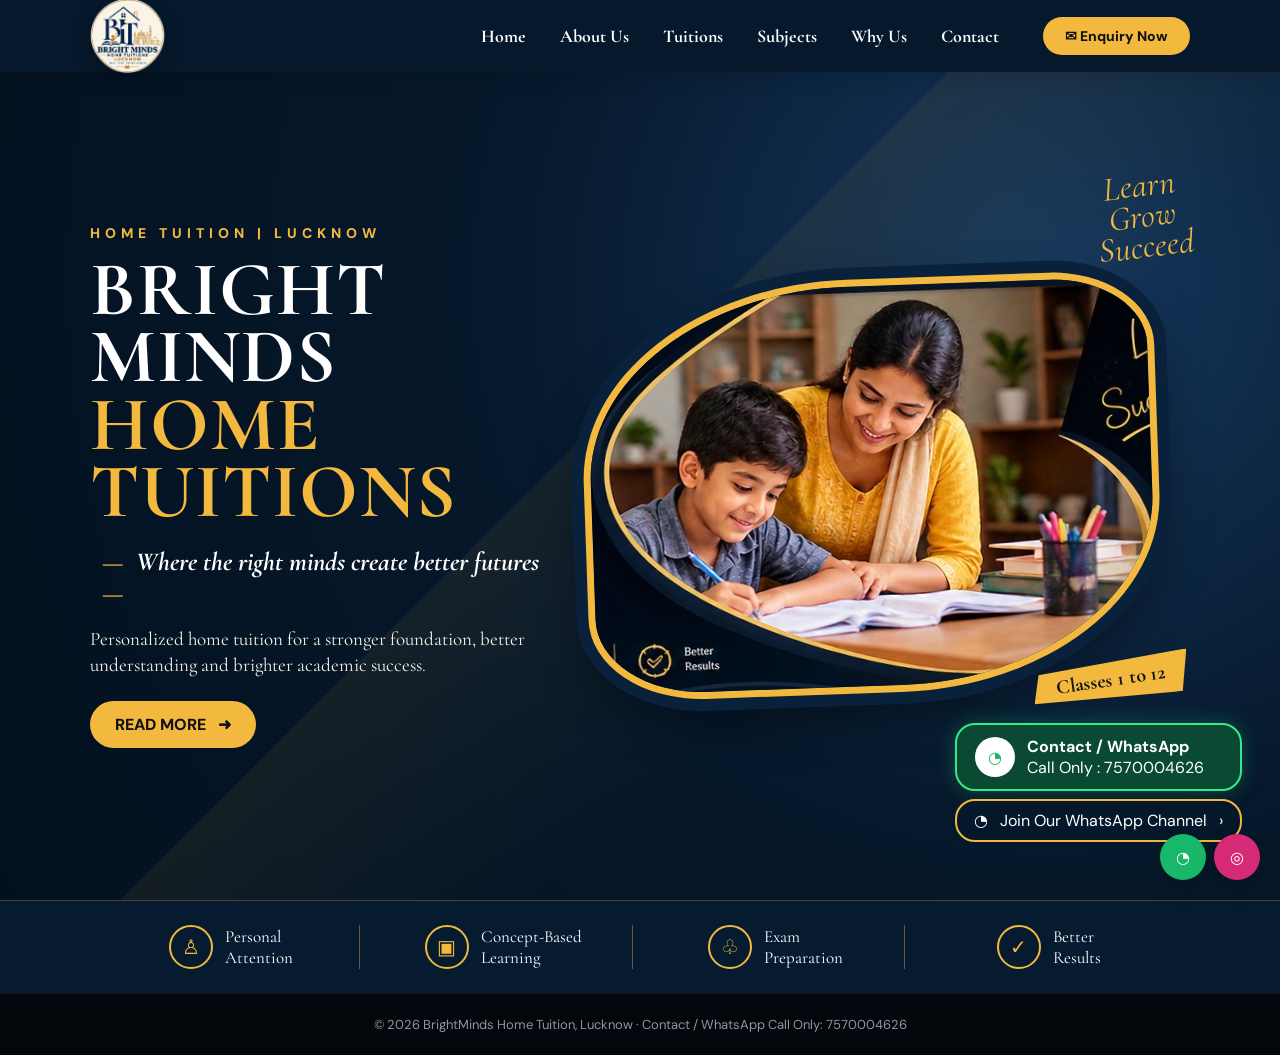
<file: index.html>
<!doctype html><html lang="en"><head><meta charset="UTF-8"><meta name="viewport" content="width=device-width,initial-scale=1.0"><meta name="description" content="BrightMinds Home Tuition Lucknow - personalized home tuition and academic support."><title>BrightMinds Home Tuition | Home Tutors in Lucknow</title><link rel="stylesheet" href="style.css"><script defer src="script.js"></script></head><body><header class="navbar"><a class="brand" href="index.html"><img src="assets/brightminds-logo.png" alt="BrightMinds Home Tuition"></a><button class="mobile-toggle" onclick="toggleMenu()">☰</button><nav class="navlinks"><a href="index.html">Home</a><a href="about.html">About Us</a><a href="choice.html">Tuitions</a><a href="subjects.html">Subjects</a><a href="about.html#why">Why Us</a><a href="contact.html">Contact</a></nav><a class="enquiry" href="find-tutor.html">✉ Enquiry Now</a></header><main class="hero"><div class="hero-grid"><div class="hero-copy"><div class="eyebrow">HOME TUITION | LUCKNOW</div><h1>Bright Minds<br><span>Home Tuitions</span></h1><div class="tagline">Where the right minds create better futures</div><p class="hero-desc">Personalized home tuition for a stronger foundation, better understanding and brighter academic success.</p><a class="gold-btn" href="choice.html">READ MORE <span>➜</span></a></div><div class="hero-art"><img class="hero-photo" src="assets/hero-tutor.jpg" alt="Indian tutor helping a child with studies"><div class="learn">Learn<br>Grow<br> Succeed</div><div class="class-badge">Classes 1 to 12</div></div></div><div class="hero-side"><a class="wa-box" href="https://wa.me/917570004626" target="_blank"><span class="wa-icon">◔</span><span><strong>Contact / WhatsApp</strong><br>Call Only : 7570004626</span></a><a class="wa-channel" href="https://whatsapp.com/channel/0029Vb9DkRF7IUYU1cm9ll0J" target="_blank">◔ &nbsp; Join Our WhatsApp Channel &nbsp; ›</a></div></main><div class="features"><div class="feature"><div class="circle">♙</div><p>Personal<br>Attention</p></div><div class="feature"><div class="circle">▣</div><p>Concept-Based<br>Learning</p></div><div class="feature"><div class="circle">♧</div><p>Exam<br>Preparation</p></div><div class="feature"><div class="circle">✓</div><p>Better<br>Results</p></div></div><footer class="footer">© 2026 BrightMinds Home Tuition, Lucknow · Contact / WhatsApp Call Only: 7570004626</footer><div class="social-float"><a class="wa" href="https://wa.me/917570004626" target="_blank" aria-label="WhatsApp">◔</a><a class="ig" href="https://www.instagram.com/bright.minds_hometuition?stkn=OXl5cjUxbWw2N2wz" target="_blank" aria-label="Instagram">◎</a></div></body></html>
</file>
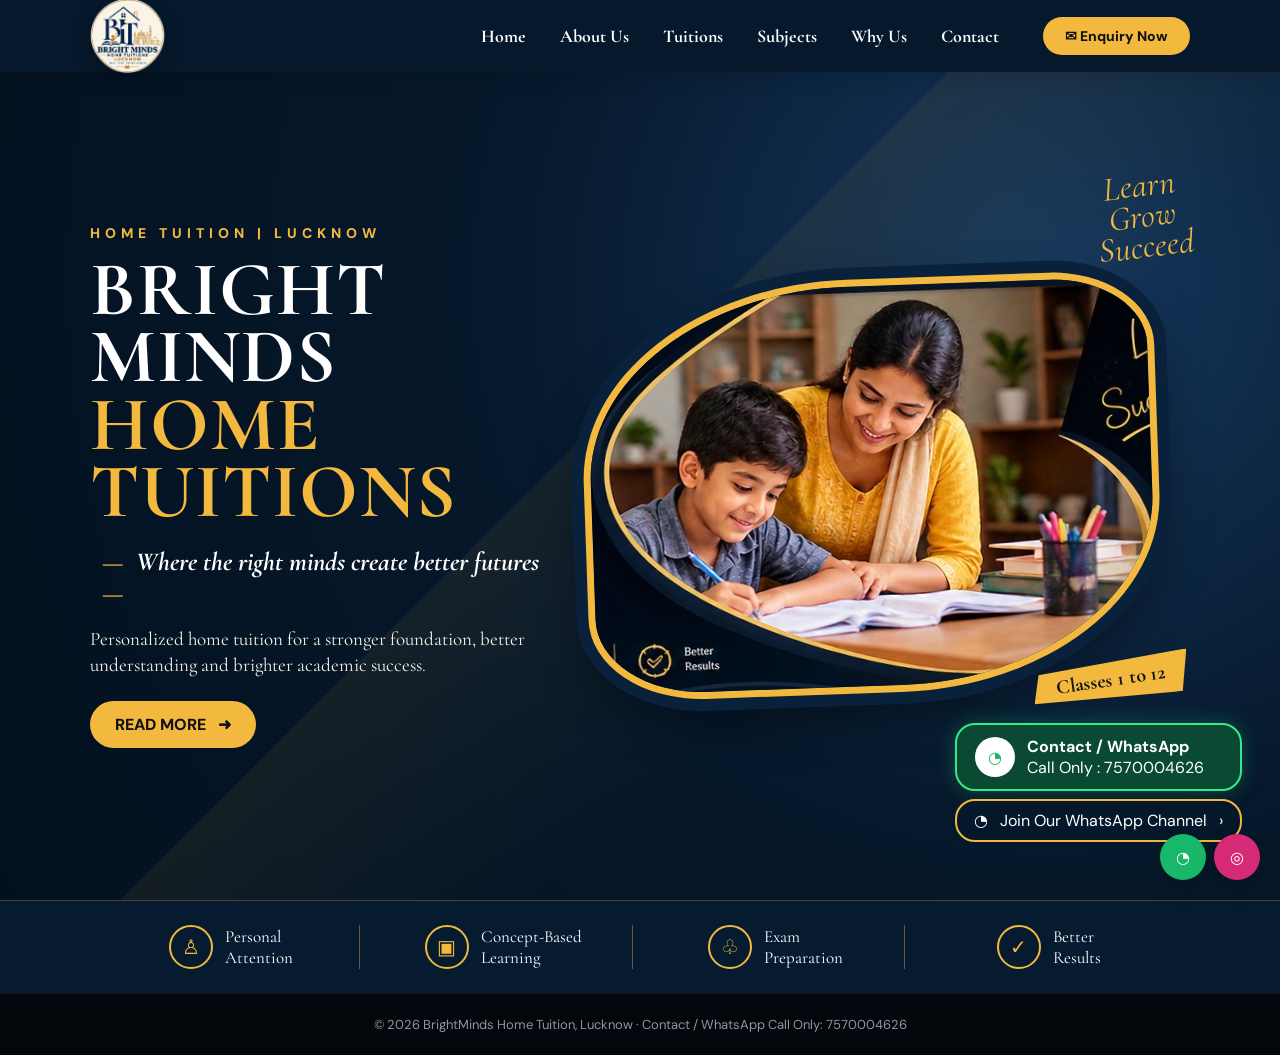
<file: Brightminds/index.html>
<!doctype html><html lang="en"><head><meta charset="UTF-8"><meta name="viewport" content="width=device-width,initial-scale=1.0"><meta name="description" content="BrightMinds Home Tuition Lucknow - personalized home tuition and academic support."><title>BrightMinds Home Tuition | Lucknow</title><link rel="stylesheet" href="style.css"><script defer src="script.js"></script></head><body><header class="navbar"><a class="brand" href="index.html"><img src="assets/brightminds-logo.png" alt="BrightMinds Home Tuition"></a><button class="mobile-toggle" onclick="toggleMenu()">☰</button><nav class="navlinks"><a href="index.html">Home</a><a href="about.html">About Us</a><a href="choice.html">Tuitions</a><a href="subjects.html">Subjects</a><a href="about.html#why">Why Us</a><a href="contact.html">Contact</a></nav><a class="enquiry" href="find-tutor.html">✉ Enquiry Now</a></header><main class="hero"><div class="hero-grid"><div class="hero-copy"><div class="eyebrow">HOME TUITION | LUCKNOW</div><h1>Bright Minds<br><span>Home Tuitions</span></h1><div class="tagline">Where the right minds create better futures</div><p class="hero-desc">Personalized home tuition for a stronger foundation, better understanding and brighter academic success.</p><a class="gold-btn" href="choice.html">READ MORE <span>➜</span></a></div><div class="hero-art"><img class="hero-photo" src="assets/hero-tutor.jpg" alt="Indian tutor helping a child with studies"><div class="learn">Learn<br>Grow<br> Succeed</div><div class="class-badge">Classes 1 to 12</div></div></div><div class="hero-side"><a class="wa-box" href="https://wa.me/917570004626" target="_blank"><span class="wa-icon">◔</span><span><strong>Contact / WhatsApp</strong><br>Call Only : 7570004626</span></a><a class="wa-channel" href="https://whatsapp.com/channel/0029Vb9DkRF7IUYU1cm9ll0J" target="_blank">◔ &nbsp; Join Our WhatsApp Channel &nbsp; ›</a></div></main><div class="features"><div class="feature"><div class="circle">♙</div><p>Personal<br>Attention</p></div><div class="feature"><div class="circle">▣</div><p>Concept-Based<br>Learning</p></div><div class="feature"><div class="circle">♧</div><p>Exam<br>Preparation</p></div><div class="feature"><div class="circle">✓</div><p>Better<br>Results</p></div></div><footer class="footer">© 2026 BrightMinds Home Tuition, Lucknow · Contact / WhatsApp Call Only: 7570004626</footer><div class="social-float"><a class="wa" href="https://wa.me/917570004626" target="_blank" aria-label="WhatsApp">◔</a><a class="ig" href="https://www.instagram.com/bright.minds_hometuition?stkn=OXl5cjUxbWw2N2wz" target="_blank" aria-label="Instagram">◎</a></div></body></html>
</file>
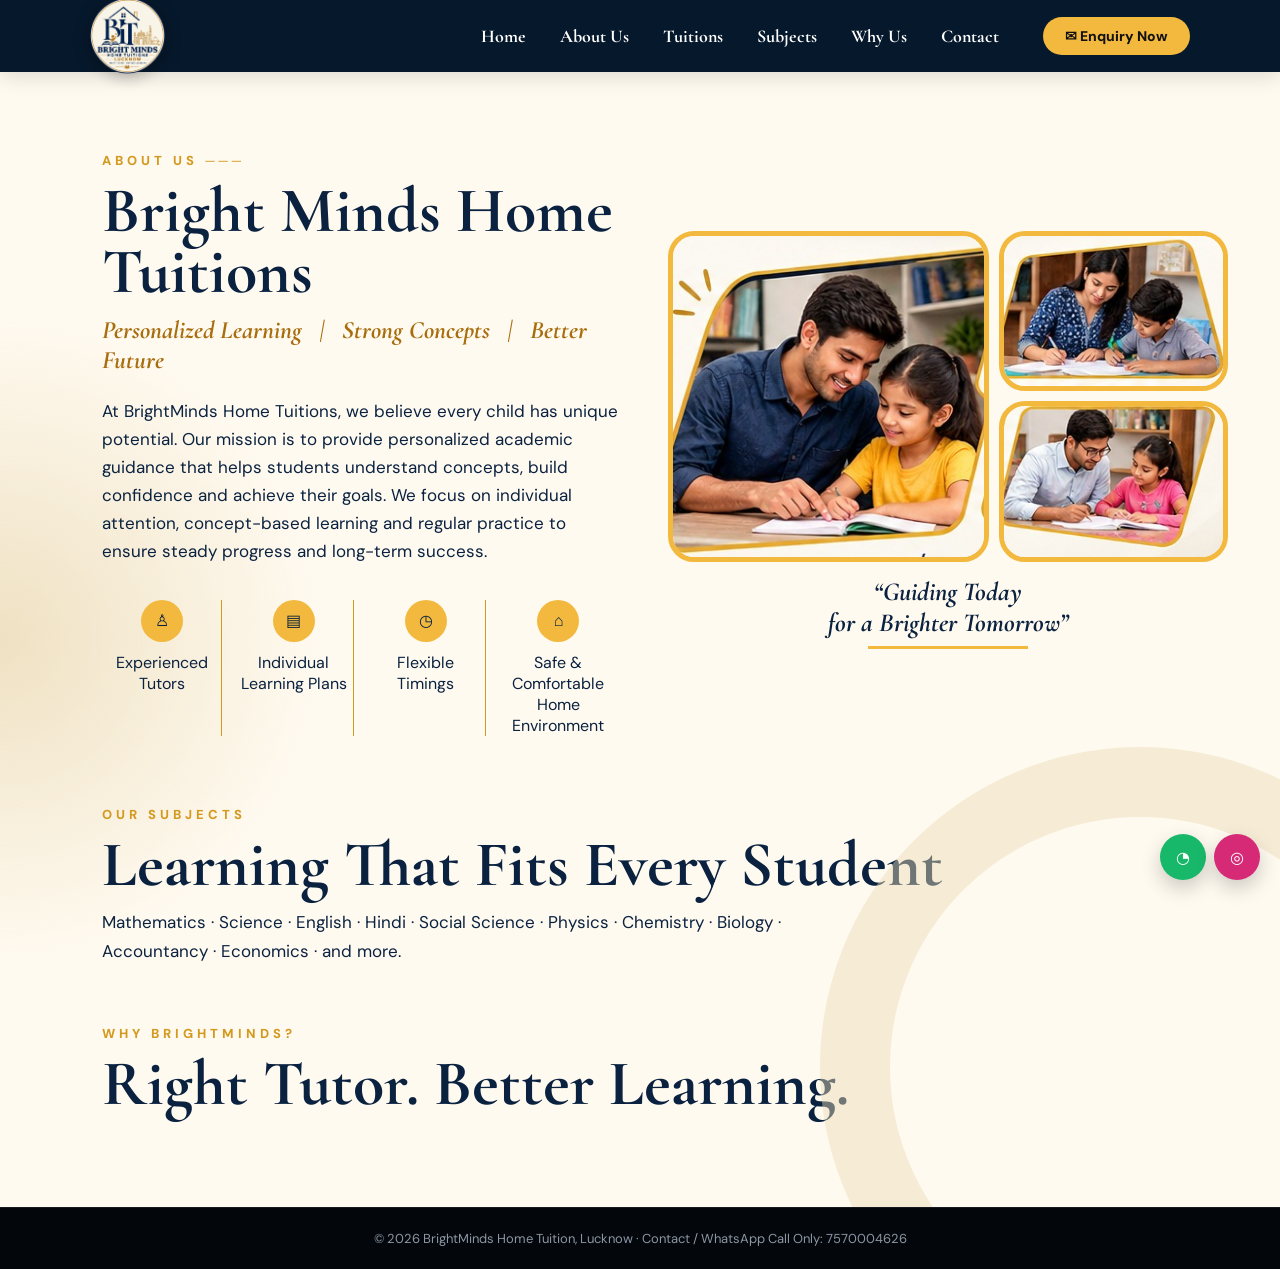
<file: about.html>
<!doctype html><html lang="en"><head><meta charset="UTF-8"><meta name="viewport" content="width=device-width,initial-scale=1.0"><meta name="description" content="BrightMinds Home Tuition Lucknow - personalized home tuition and academic support."><title>BrightMinds Home Tuition | Lucknow</title><link rel="stylesheet" href="style.css"><script defer src="script.js"></script></head><body><header class="navbar"><a class="brand" href="index.html"><img src="assets/brightminds-logo.png" alt="BrightMinds Home Tuition"></a><button class="mobile-toggle" onclick="toggleMenu()">☰</button><nav class="navlinks"><a href="index.html">Home</a><a href="about.html">About Us</a><a href="choice.html">Tuitions</a><a href="subjects.html">Subjects</a><a href="about.html#why">Why Us</a><a href="contact.html">Contact</a></nav><a class="enquiry" href="find-tutor.html">✉ Enquiry Now</a></header><main class="about"><div class="about-grid"><div class="about-copy"><div class="section-kicker">ABOUT US ───</div><h1 class="section-title">Bright Minds Home Tuitions</h1><div class="gold-sub">Personalized Learning &nbsp; | &nbsp; Strong Concepts &nbsp; | &nbsp; Better Future</div><p>At BrightMinds Home Tuitions, we believe every child has unique potential. Our mission is to provide personalized academic guidance that helps students understand concepts, build confidence and achieve their goals. We focus on individual attention, concept-based learning and regular practice to ensure steady progress and long-term success.</p><div class="about-points"><div class="point"><div class="circle">♙</div>Experienced<br>Tutors</div><div class="point"><div class="circle">▤</div>Individual<br>Learning Plans</div><div class="point"><div class="circle">◷</div>Flexible<br>Timings</div><div class="point"><div class="circle">⌂</div>Safe & Comfortable<br>Home Environment</div></div></div><div><div class="gallery"><img class="main" src="assets/about-main.jpg" alt="Tutor teaching child at home"><img src="assets/about-top.jpg" alt="Indian tutor teaching student"><img src="assets/about-bottom.jpg" alt="Home tuition learning"></div><div class="quote">“Guiding Today<br>for a Brighter Tomorrow”</div><div class="quote-line"></div></div></div><section id="subjects" style="max-width:1300px;margin:70px auto 0"><div class="section-kicker">OUR SUBJECTS</div><h2 class="section-title">Learning That Fits Every Student</h2><p style="max-width:700px;line-height:1.7;font-size:17px">Mathematics · Science · English · Hindi · Social Science · Physics · Chemistry · Biology · Accountancy · Economics · and more.</p></section><section id="why" style="max-width:1300px;margin:60px auto 0"><div class="section-kicker">WHY BRIGHTMINDS?</div><h2 class="section-title">Right Tutor. Better Learning.</h2></section></main><footer class="footer">© 2026 BrightMinds Home Tuition, Lucknow · Contact / WhatsApp Call Only: 7570004626</footer><div class="social-float"><a class="wa" href="https://wa.me/917570004626" target="_blank" aria-label="WhatsApp">◔</a><a class="ig" href="https://www.instagram.com/bright.minds_hometuition?stkn=OXl5cjUxbWw2N2wz" target="_blank" aria-label="Instagram">◎</a></div></body></html>
</file>
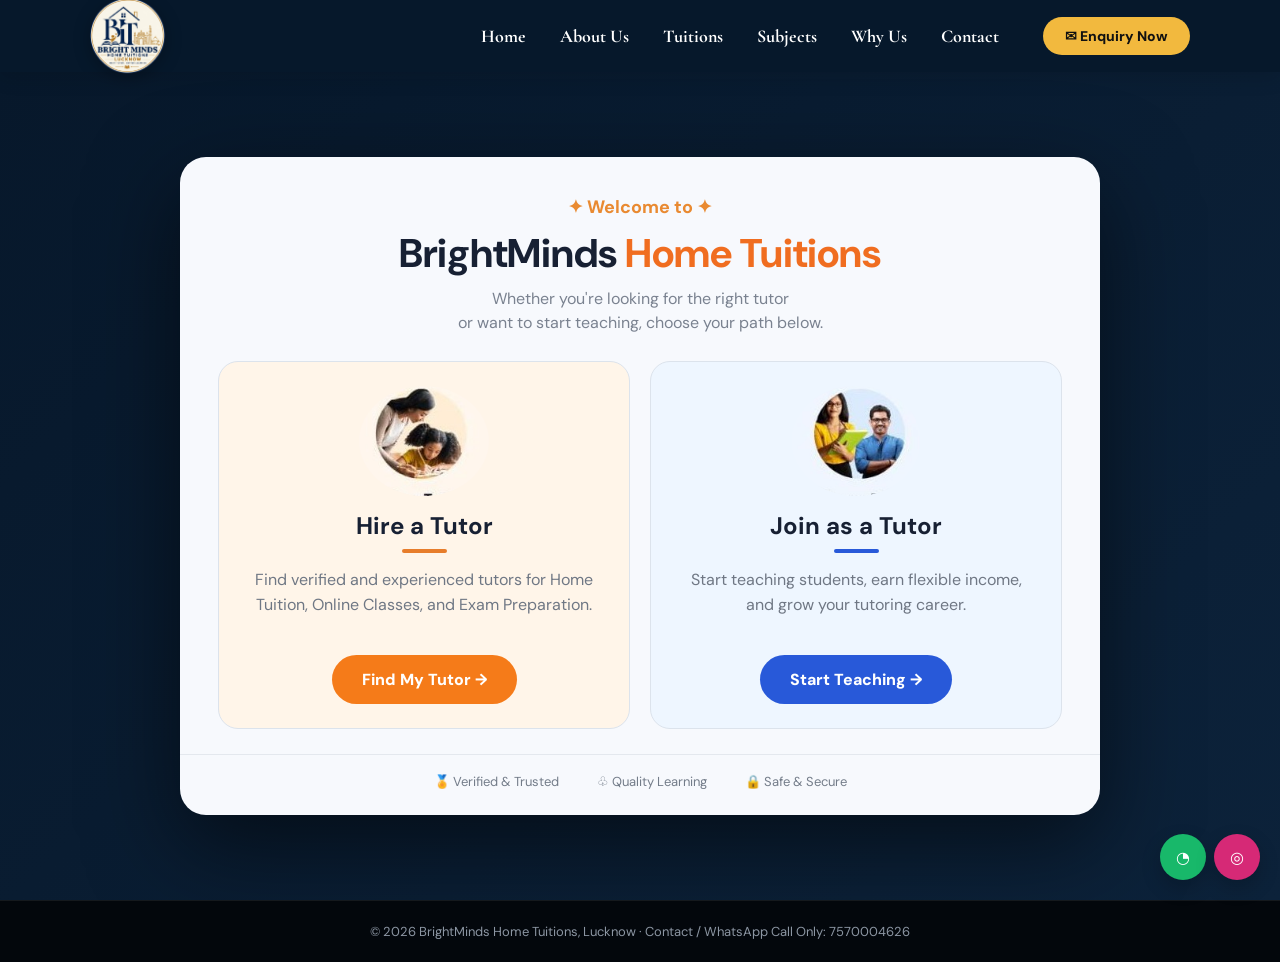
<file: choice.html>
<!doctype html>
<html lang="en">

<head>

<meta charset="UTF-8">

<meta name="viewport" content="width=device-width, initial-scale=1.0">

<meta name="description"
content="BrightMinds Home Tuitions Lucknow - Find verified tutors and join as a tutor.">

<title>BrightMinds Home Tuitions | Lucknow</title>

<link rel="stylesheet" href="style.css">

<script defer src="script.js"></script>

</head>


<body>


<header class="navbar">


<a class="brand" href="index.html">

<img
src="assets/brightminds-logo.png"
alt="BrightMinds Home Tuition">

</a>


<button
class="mobile-toggle"
onclick="toggleMenu()">

☰

</button>


<nav class="navlinks">

<a href="index.html">Home</a>

<a href="about.html">About Us</a>

<a href="choice.html">Tuitions</a>

<a href="subjects.html">Subjects</a>

<a href="about.html#why">Why Us</a>

<a href="contact.html">Contact</a>

</nav>


<a
class="enquiry"
href="find-tutor.html">

✉ Enquiry Now

</a>


</header>



<main class="choice-page">


<div class="choice-modal">


<div class="choice-head">


<div class="welcome">

✦ Welcome to ✦

</div>


<h1>

BrightMinds <span>Home Tuitions</span>

</h1>


<p>

Whether you're looking for the right tutor<br>

or want to start teaching, choose your path below.

</p>


</div>



<div class="choice-grid">



<!-- HIRE A TUTOR -->

<div class="choice-card hire">


<img
src="assets/hire-tutor.jpg"
alt="Hire a tutor">


<h2>

Hire a Tutor

</h2>


<div class="mini-line"></div>


<p>

Find verified and experienced tutors for Home Tuition,
Online Classes, and Exam Preparation.

</p>


<a
class="choice-btn hire-btn"
href="https://docs.google.com/forms/d/e/1FAIpQLSderp_GsQef5ATmHc5XkXBSjNcA0C-Tm2U8ARR5t1nKbMLwJA/viewform"
target="_blank">

Find My Tutor →

</a>


</div>




<!-- JOIN AS A TUTOR -->

<div class="choice-card join">


<img
src="assets/join-tutor.jpg"
alt="Join as a tutor">


<h2>

Join as a Tutor

</h2>


<div class="mini-line"></div>


<p>

Start teaching students, earn flexible income,
and grow your tutoring career.

</p>


<a
class="choice-btn join-btn"
href="https://docs.google.com/forms/d/e/1FAIpQLSeMRrjNmMOgZpkrVKqACR98h6r-x4RQ3x2ZuUcasFQ420M8gQ/viewform"
target="_blank">

Start Teaching →

</a>


</div>



</div>



<div class="trust">


<span>

🏅 Verified & Trusted

</span>


<span>

♧ Quality Learning

</span>


<span>

🔒 Safe & Secure

</span>


</div>


</div>


</main>



<footer class="footer">

© 2026 BrightMinds Home Tuitions, Lucknow ·
Contact / WhatsApp Call Only: 7570004626

</footer>



<div class="social-float">


<a
class="wa"
href="https://wa.me/917570004626"
target="_blank"
aria-label="WhatsApp">

◔

</a>


<a
class="ig"
href="https://www.instagram.com/bright.minds_hometuition?stkn=OXl5cjUxbWw2N2wz"
target="_blank"
aria-label="Instagram">

◎

</a>


</div>


</body>

</html>
</file>
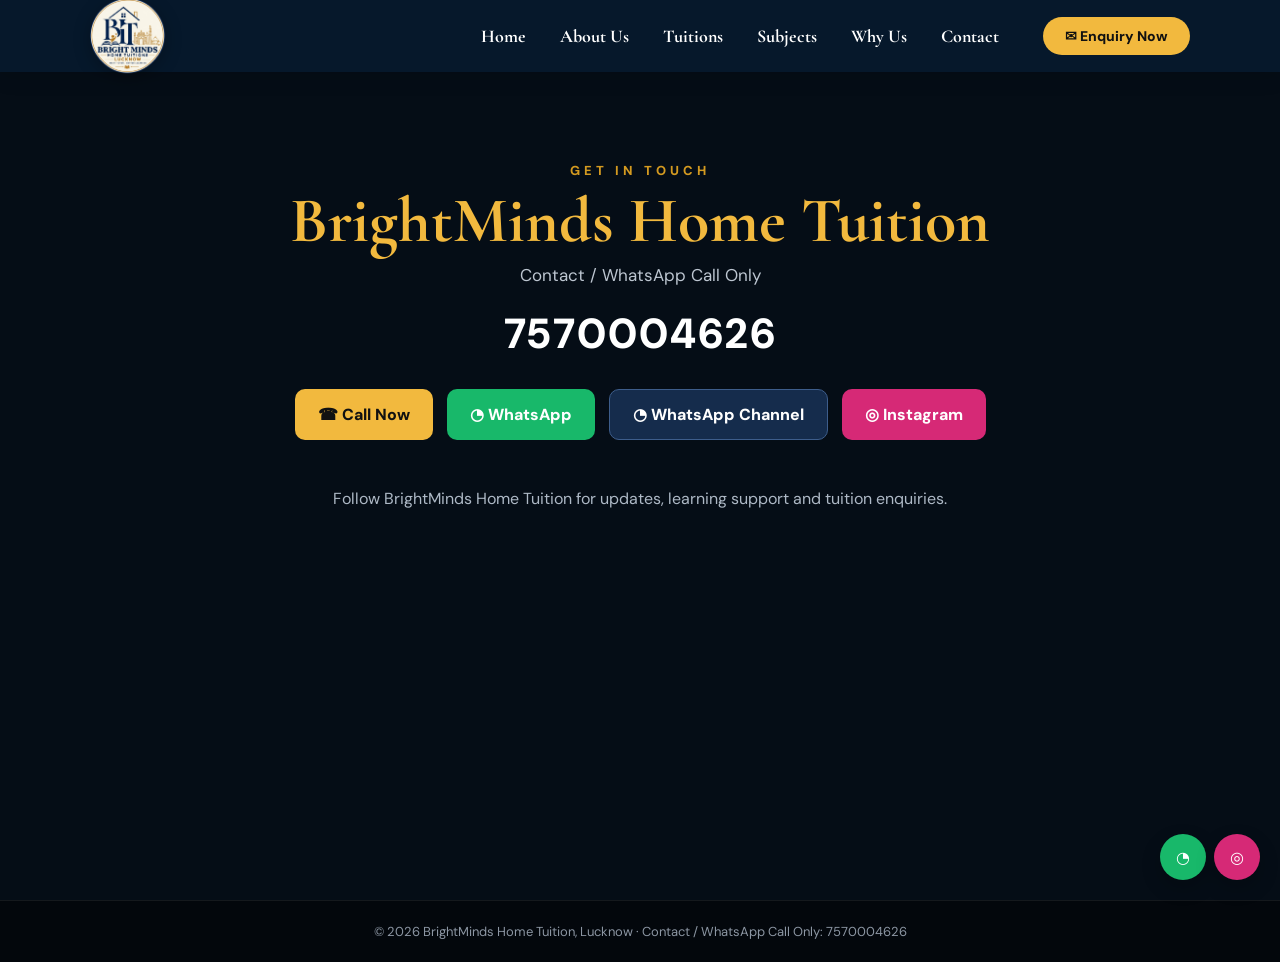
<file: contact.html>
<!doctype html><html lang="en"><head><meta charset="UTF-8"><meta name="viewport" content="width=device-width,initial-scale=1.0"><meta name="description" content="BrightMinds Home Tuition Lucknow - personalized home tuition and academic support."><title>BrightMinds Home Tuition | Lucknow</title><link rel="stylesheet" href="style.css"><script defer src="script.js"></script></head><body><header class="navbar"><a class="brand" href="index.html"><img src="assets/brightminds-logo.png" alt="BrightMinds Home Tuition"></a><button class="mobile-toggle" onclick="toggleMenu()">☰</button><nav class="navlinks"><a href="index.html">Home</a><a href="about.html">About Us</a><a href="choice.html">Tuitions</a><a href="subjects.html">Subjects</a><a href="about.html#why">Why Us</a><a href="contact.html">Contact</a></nav><a class="enquiry" href="find-tutor.html">✉ Enquiry Now</a></header><main class="contact-page"><div class="section-kicker">GET IN TOUCH</div><h1 class="section-title">BrightMinds Home Tuition</h1><p class="contact-label">Contact / WhatsApp Call Only</p><div class="contact-number">7570004626</div><div class="contact-actions"><a class="contact-btn contact-call" href="tel:7570004626">☎ Call Now</a><a class="contact-btn contact-wa" href="https://wa.me/917570004626" target="_blank">◔ WhatsApp</a><a class="contact-btn contact-channel" href="https://whatsapp.com/channel/0029Vb9DkRF7IUYU1cm9ll0J" target="_blank">◔ WhatsApp Channel</a><a class="contact-btn contact-instagram" href="https://www.instagram.com/bright.minds_hometuition?stkn=OXl5cjUxbWw2N2wz" target="_blank">◎ Instagram</a></div><p style="max-width:650px;margin:45px auto 0;color:#aeb9c6;line-height:1.7">Follow BrightMinds Home Tuition for updates, learning support and tuition enquiries.</p></main><footer class="footer">© 2026 BrightMinds Home Tuition, Lucknow · Contact / WhatsApp Call Only: 7570004626</footer><div class="social-float"><a class="wa" href="https://wa.me/917570004626" target="_blank" aria-label="WhatsApp">◔</a><a class="ig" href="https://www.instagram.com/bright.minds_hometuition?stkn=OXl5cjUxbWw2N2wz" target="_blank" aria-label="Instagram">◎</a></div></body></html>
</file>
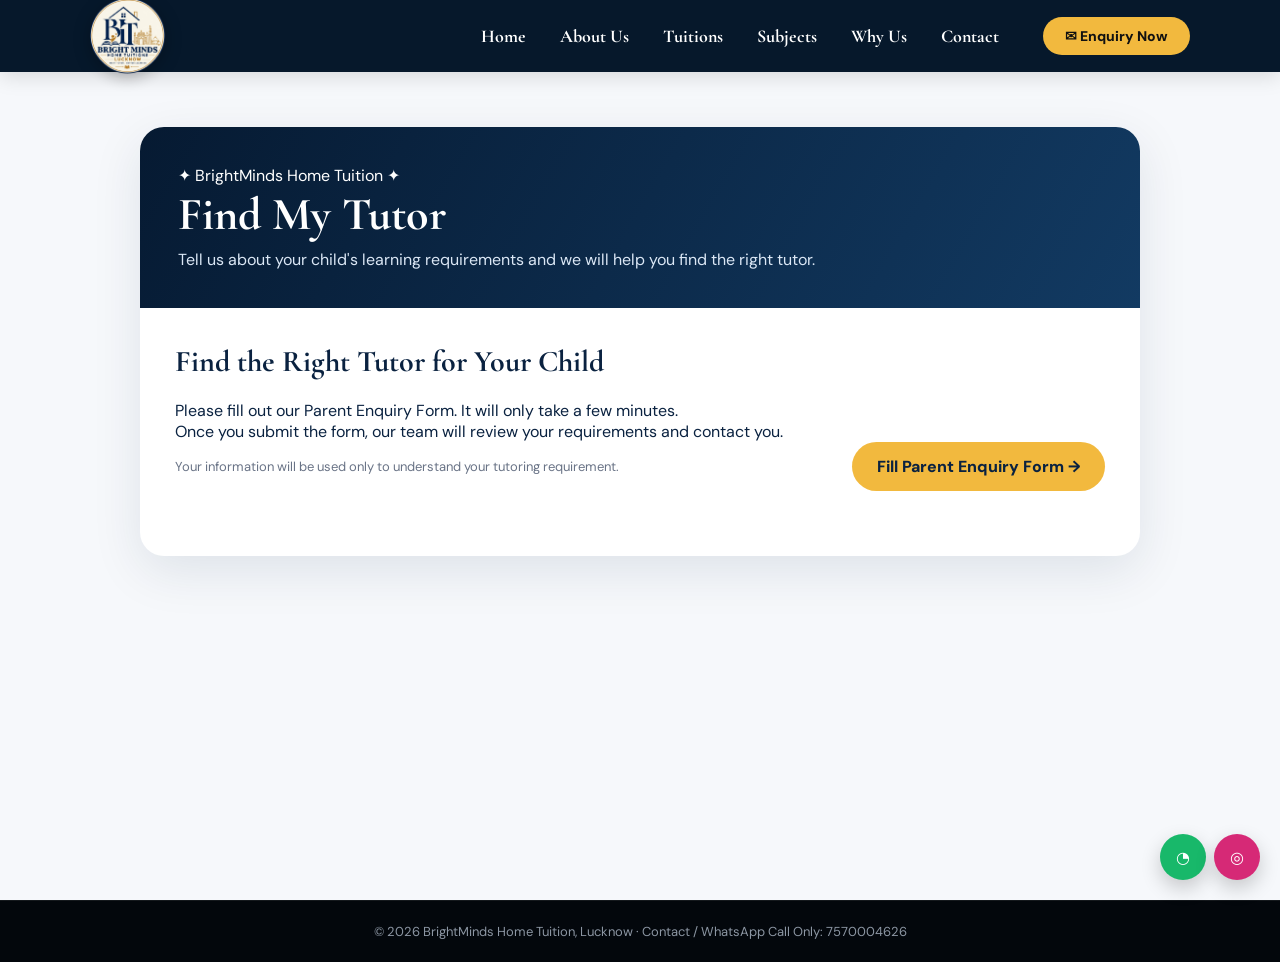
<file: find-tutor.html>
<!doctype html>
<html lang="en">

<head>
<meta charset="UTF-8">
<meta name="viewport" content="width=device-width, initial-scale=1.0">

<meta name="description"
content="BrightMinds Home Tuition Lucknow - Find the right home tutor for your child.">

<title>Find a Tutor | BrightMinds Home Tuition</title>

<link rel="stylesheet" href="style.css">
</head>

<body>

<header class="navbar">

<a class="brand" href="index.html">
<img src="assets/brightminds-logo.png" alt="BrightMinds Home Tuition">
</a>

<button class="mobile-toggle" onclick="toggleMenu()">☰</button>

<nav class="navlinks">

<a href="index.html">Home</a>

<a href="about.html">About Us</a>

<a href="choice.html">Tuitions</a>

<a href="subjects.html">Subjects</a>

<a href="about.html#why">Why Us</a>

<a href="contact.html">Contact</a>

</nav>

<a class="enquiry" href="find-tutor.html">
✉ Enquiry Now
</a>

</header>


<main class="form-page">

<div class="form-wrap">

<div class="form-header">

<div class="welcome">✦ BrightMinds Home Tuition ✦</div>

<h1>Find My Tutor</h1>

<p>
Tell us about your child's learning requirements
and we will help you find the right tutor.
</p>

</div>


<div class="form-body">

<section class="form-section">

<h2>Find the Right Tutor for Your Child</h2>

<p>
Please fill out our Parent Enquiry Form.  
It will only take a few minutes.
</p>

<p>
Once you submit the form, our team will review your
requirements and contact you.
</p>

<div class="submit-row">

<p class="notice">
Your information will be used only to understand
your tutoring requirement.
</p>

<a
class="submit"
href="https://docs.google.com/forms/d/e/1FAIpQLSderp_GsQef5ATmHc5XkXBSjNcA0C-Tm2U8ARR5t1nKbMLwJA/viewform"
target="_blank">

Fill Parent Enquiry Form →

</a>

</div>

</section>

</div>

</div>

</main>


<footer class="footer">

© 2026 BrightMinds Home Tuition, Lucknow ·
Contact / WhatsApp Call Only: 7570004626

</footer>


<div class="social-float">

<a
class="wa"
href="https://wa.me/917570004626"
target="_blank"
aria-label="WhatsApp">
◔
</a>

<a
class="ig"
href="https://www.instagram.com/bright.minds_hometuition?stkn=OXl5cjUxbWw2N2wz"
target="_blank"
aria-label="Instagram">
◎
</a>

</div>


<script>

function toggleMenu() {

document.querySelector(".navlinks")?.classList.toggle("open");

}

document.querySelectorAll(".navlinks a").forEach(function(a) {

a.addEventListener("click", function() {

document.querySelector(".navlinks")?.classList.remove("open");

});

});

</script>

</body>

</html>
</file>
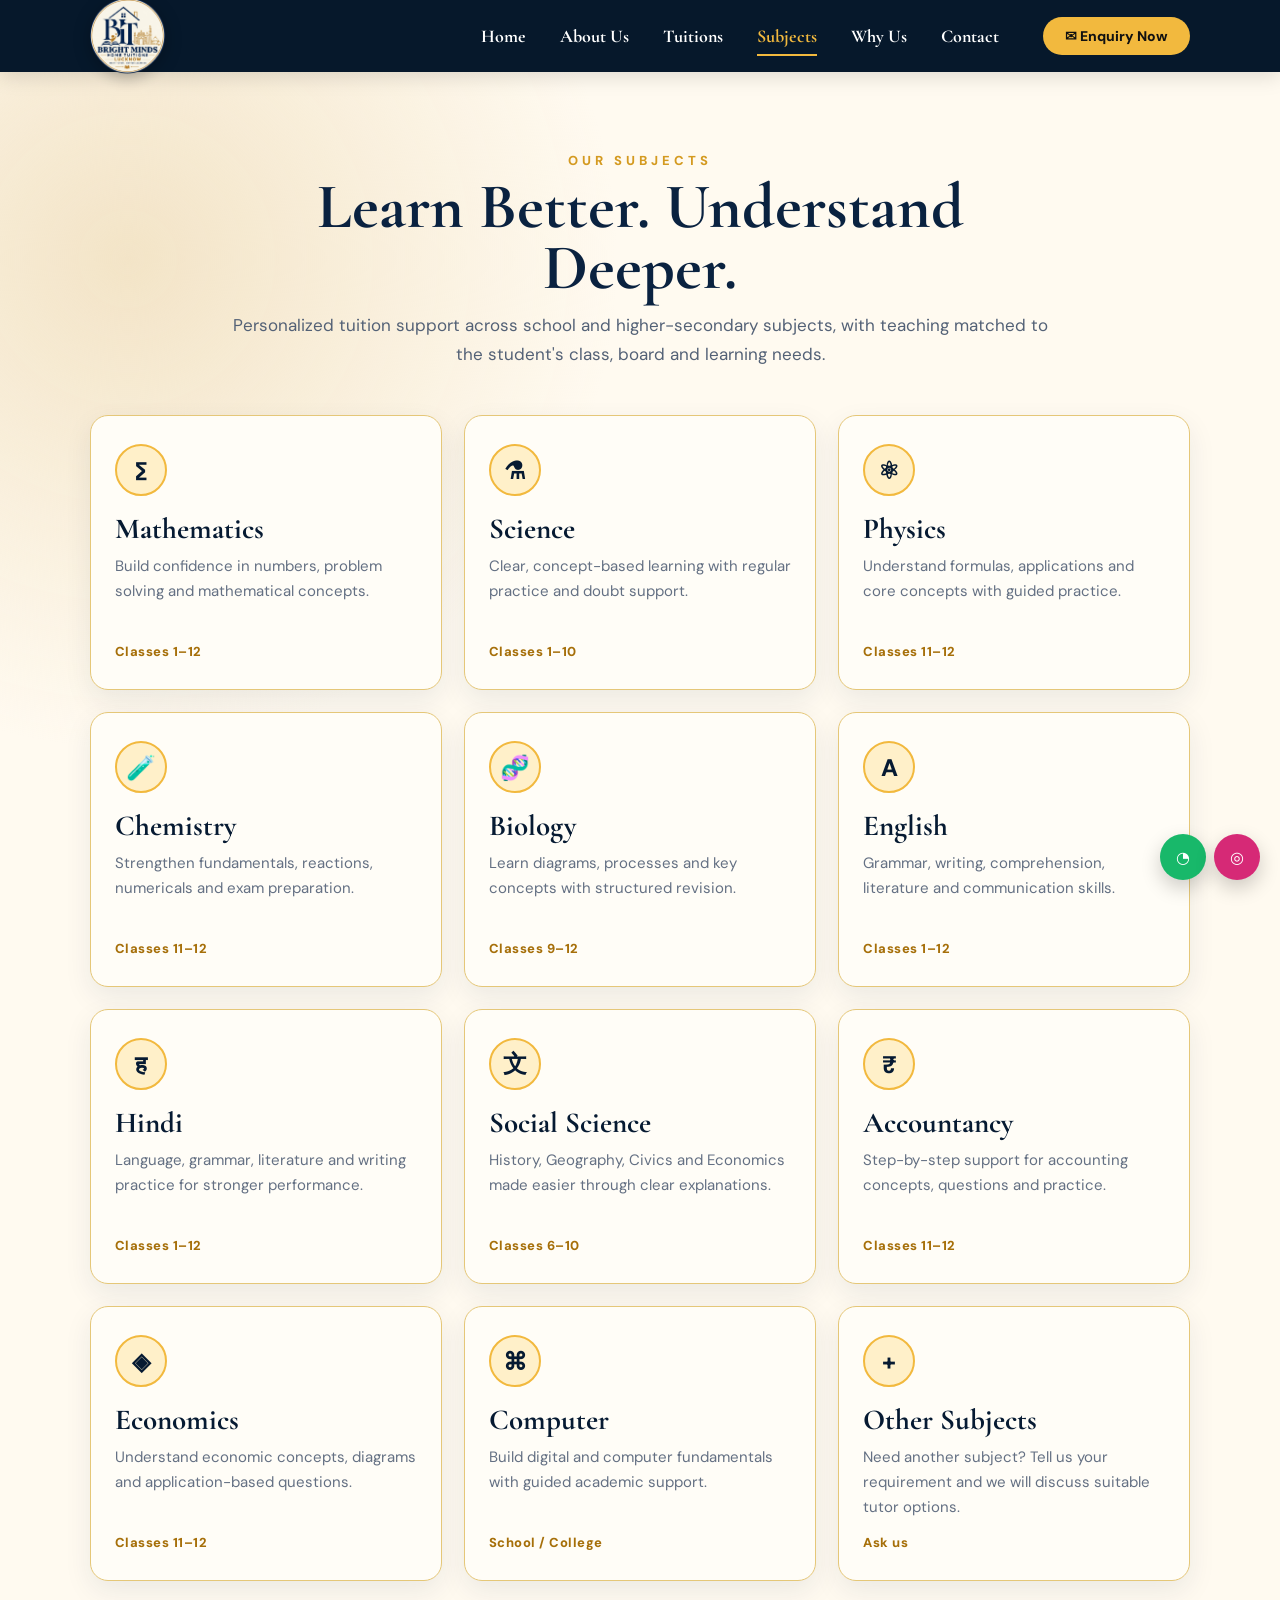
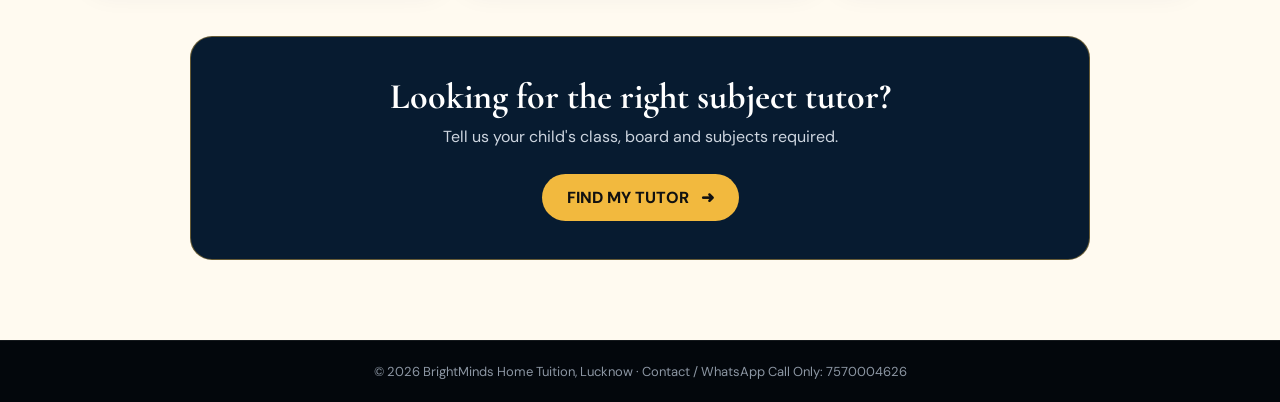
<file: subjects.html>
<!doctype html>
<html lang="en">
<head>
<meta charset="UTF-8">
<meta name="viewport" content="width=device-width, initial-scale=1.0">
<meta name="description" content="Subjects offered by BrightMinds Home Tuition, Lucknow.">
<title>Subjects | BrightMinds Home Tuition</title>
<link rel="stylesheet" href="style.css">
<script defer src="script.js"></script>
</head>
<body>
<header class="navbar">
  <a class="brand" href="index.html"><img src="assets/brightminds-logo.png" alt="BrightMinds Home Tuition"></a>
  <button class="mobile-toggle" onclick="toggleMenu()" aria-label="Open menu">☰</button>
  <nav class="navlinks">
    <a href="index.html">Home</a>
    <a href="about.html">About Us</a>
    <a href="choice.html">Tuitions</a>
    <a class="active" href="subjects.html">Subjects</a>
    <a href="about.html#why">Why Us</a>
    <a href="contact.html">Contact</a>
  </nav>
  <a class="enquiry" href="find-tutor.html">✉ Enquiry Now</a>
</header>

<main class="subjects-page">
  <div class="subjects-hero">
    <div class="section-kicker">OUR SUBJECTS</div>
    <h1 class="section-title">Learn Better. Understand Deeper.</h1>
    <p>Personalized tuition support across school and higher-secondary subjects, with teaching matched to the student's class, board and learning needs.</p>
  </div>

  <section class="subject-groups">
    <div class="subject-card">
      <div class="subject-icon">∑</div><h2>Mathematics</h2>
      <p>Build confidence in numbers, problem solving and mathematical concepts.</p>
      <span>Classes 1–12</span>
    </div>
    <div class="subject-card">
      <div class="subject-icon">⚗</div><h2>Science</h2>
      <p>Clear, concept-based learning with regular practice and doubt support.</p>
      <span>Classes 1–10</span>
    </div>
    <div class="subject-card">
      <div class="subject-icon">⚛</div><h2>Physics</h2>
      <p>Understand formulas, applications and core concepts with guided practice.</p>
      <span>Classes 11–12</span>
    </div>
    <div class="subject-card">
      <div class="subject-icon">🧪</div><h2>Chemistry</h2>
      <p>Strengthen fundamentals, reactions, numericals and exam preparation.</p>
      <span>Classes 11–12</span>
    </div>
    <div class="subject-card">
      <div class="subject-icon">🧬</div><h2>Biology</h2>
      <p>Learn diagrams, processes and key concepts with structured revision.</p>
      <span>Classes 9–12</span>
    </div>
    <div class="subject-card">
      <div class="subject-icon">A</div><h2>English</h2>
      <p>Grammar, writing, comprehension, literature and communication skills.</p>
      <span>Classes 1–12</span>
    </div>
    <div class="subject-card">
      <div class="subject-icon">ह</div><h2>Hindi</h2>
      <p>Language, grammar, literature and writing practice for stronger performance.</p>
      <span>Classes 1–12</span>
    </div>
    <div class="subject-card">
      <div class="subject-icon">文</div><h2>Social Science</h2>
      <p>History, Geography, Civics and Economics made easier through clear explanations.</p>
      <span>Classes 6–10</span>
    </div>
    <div class="subject-card">
      <div class="subject-icon">₹</div><h2>Accountancy</h2>
      <p>Step-by-step support for accounting concepts, questions and practice.</p>
      <span>Classes 11–12</span>
    </div>
    <div class="subject-card">
      <div class="subject-icon">◈</div><h2>Economics</h2>
      <p>Understand economic concepts, diagrams and application-based questions.</p>
      <span>Classes 11–12</span>
    </div>
    <div class="subject-card">
      <div class="subject-icon">⌘</div><h2>Computer</h2>
      <p>Build digital and computer fundamentals with guided academic support.</p>
      <span>School / College</span>
    </div>
    <div class="subject-card">
      <div class="subject-icon">+</div><h2>Other Subjects</h2>
      <p>Need another subject? Tell us your requirement and we will discuss suitable tutor options.</p>
      <span>Ask us</span>
    </div>
  </section>

  <div class="subjects-cta">
    <h2>Looking for the right subject tutor?</h2>
    <p>Tell us your child's class, board and subjects required.</p>
    <a class="gold-btn" href="find-tutor.html">FIND MY TUTOR <span>➜</span></a>
  </div>
</main>

<footer class="footer">© 2026 BrightMinds Home Tuition, Lucknow · Contact / WhatsApp Call Only: 7570004626</footer>
<div class="social-float">
  <a class="wa" href="https://wa.me/917570004626" target="_blank" rel="noopener" aria-label="WhatsApp">◔</a>
  <a class="ig" href="https://www.instagram.com/bright.minds_hometuition?stkn=OXl5cjUxbWw2N2wz" target="_blank" rel="noopener" aria-label="Instagram">◎</a>
</div>
</body>
</html>
</file>
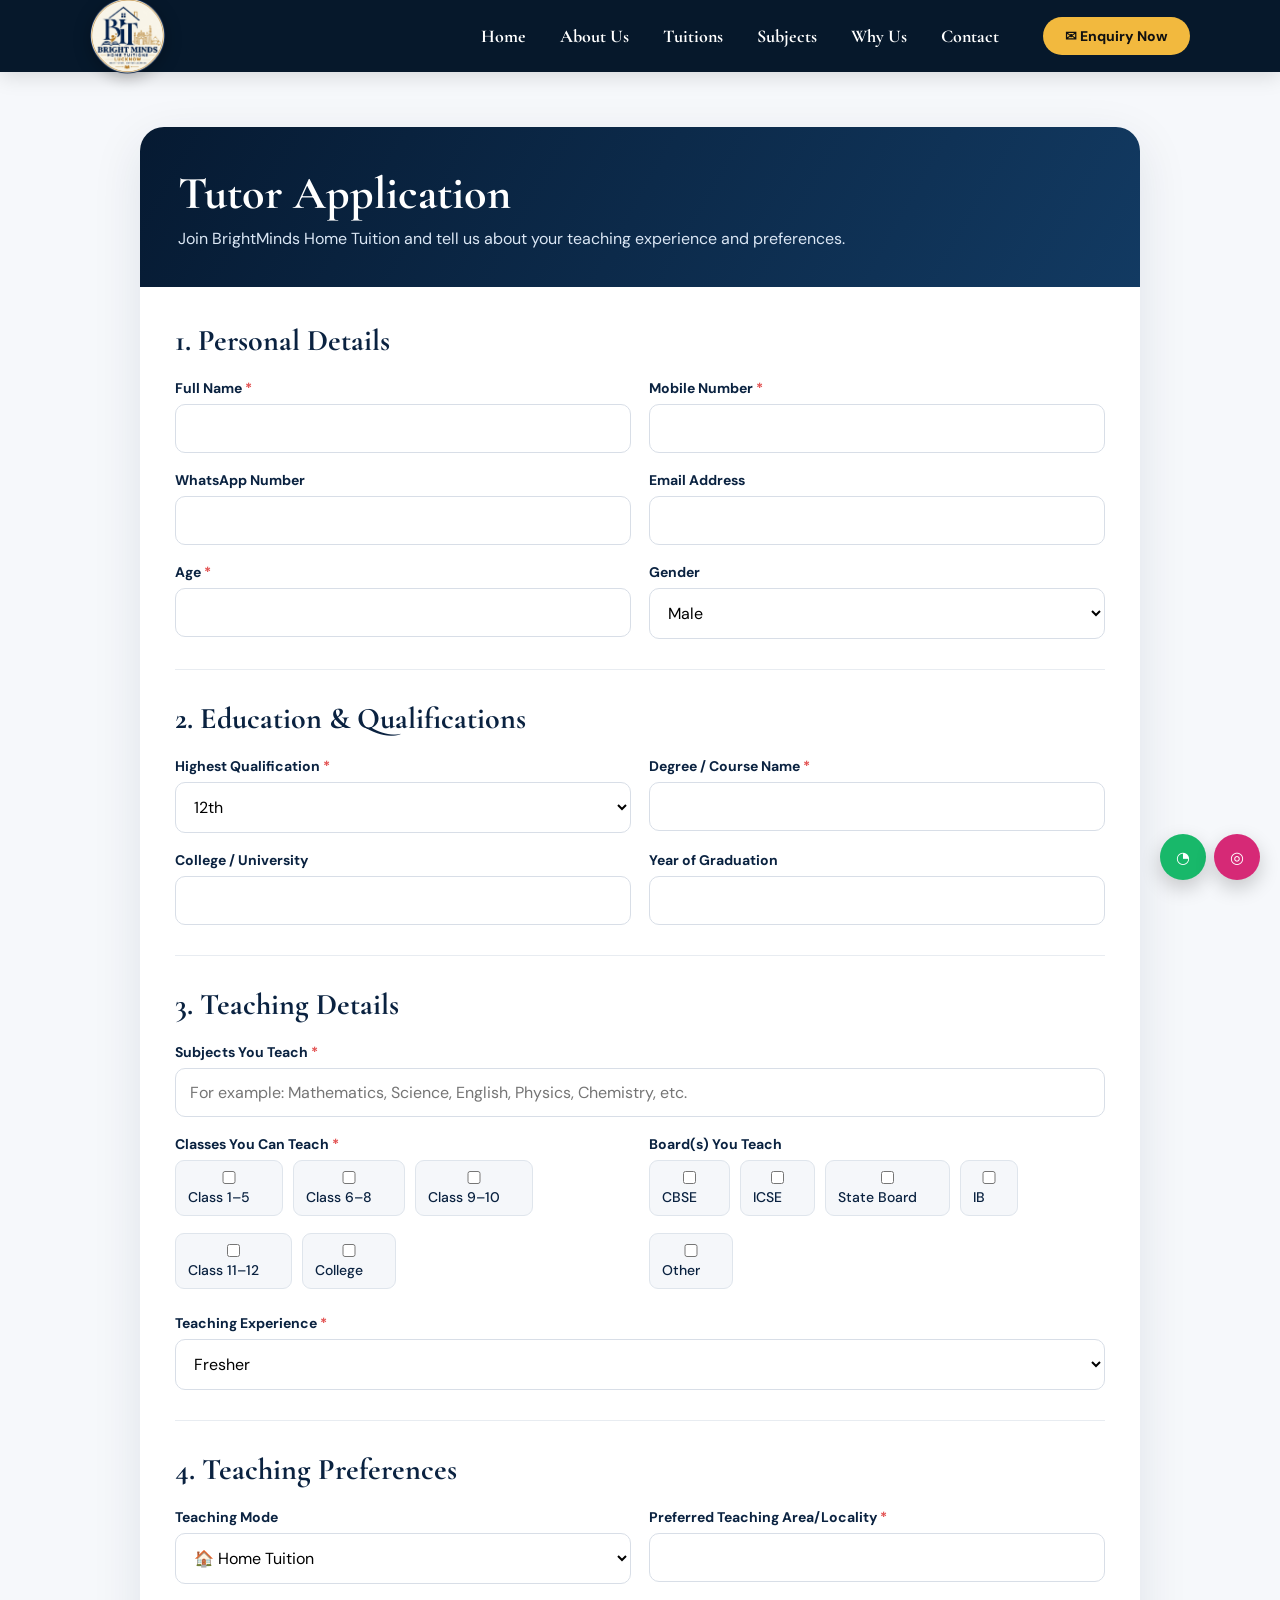
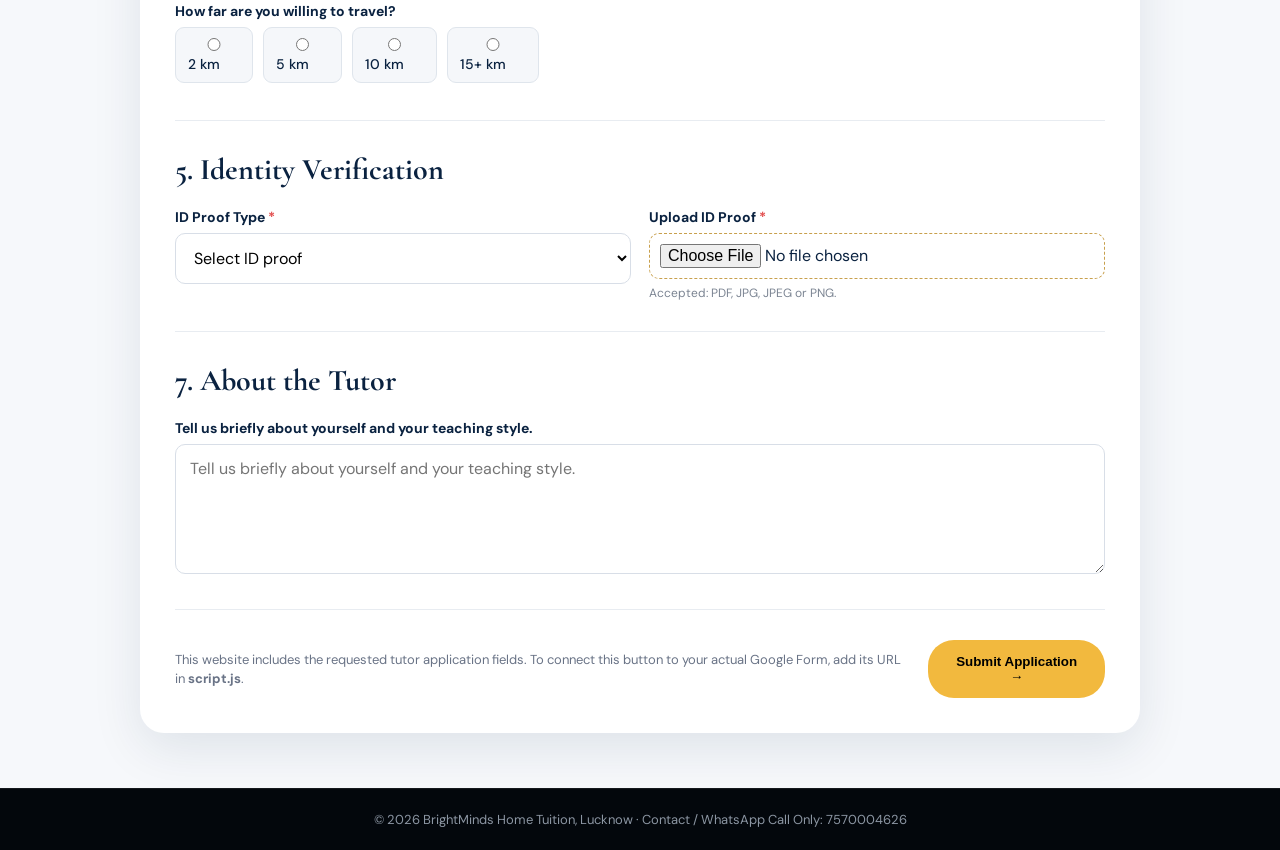
<file: tutor-application.html>
<!doctype html><html lang="en"><head><meta charset="UTF-8"><meta name="viewport" content="width=device-width,initial-scale=1.0"><meta name="description" content="BrightMinds Home Tuition Lucknow - personalized home tuition and academic support."><title>BrightMinds Home Tuition | Lucknow</title><link rel="stylesheet" href="style.css"><script defer src="script.js"></script></head><body><header class="navbar"><a class="brand" href="index.html"><img src="assets/brightminds-logo.png" alt="BrightMinds Home Tuition"></a><button class="mobile-toggle" onclick="toggleMenu()">☰</button><nav class="navlinks"><a href="index.html">Home</a><a href="about.html">About Us</a><a href="choice.html">Tuitions</a><a href="subjects.html">Subjects</a><a href="about.html#why">Why Us</a><a href="contact.html">Contact</a></nav><a class="enquiry" href="find-tutor.html">✉ Enquiry Now</a></header><main class="form-page"><div class="form-wrap"><div class="form-header"><h1>Tutor Application</h1><p>Join BrightMinds Home Tuition and tell us about your teaching experience and preferences.</p></div><form class="form-body" enctype="multipart/form-data" onsubmit="event.preventDefault(); alert('Thank you for your interest in BrightMinds. Please contact/WhatsApp call only: 7570004626 to complete your application.');"><section class="form-section"><h2>1. Personal Details</h2><div class="form-grid"><div class="field"><label>Full Name <span class="required">*</span></label><input required></div><div class="field"><label>Mobile Number <span class="required">*</span></label><input type="tel" required></div><div class="field"><label>WhatsApp Number</label><input type="tel"></div><div class="field"><label>Email Address</label><input type="email"></div><div class="field"><label>Age <span class="required">*</span></label><input type="number" required></div><div class="field"><label>Gender</label><select><option>Male</option><option>Female</option><option>Other</option></select></div></div></section><section class="form-section"><h2>2. Education & Qualifications</h2><div class="form-grid"><div class="field"><label>Highest Qualification <span class="required">*</span></label><select required><option>12th</option><option>Graduate</option><option>Postgraduate</option><option>PhD</option><option>Other</option></select></div><div class="field"><label>Degree / Course Name <span class="required">*</span></label><input required></div><div class="field"><label>College / University</label><input></div><div class="field"><label>Year of Graduation</label><input type="number"></div></div></section><section class="form-section"><h2>3. Teaching Details</h2><div class="form-grid"><div class="field full"><label>Subjects You Teach <span class="required">*</span></label><input required placeholder="For example: Mathematics, Science, English, Physics, Chemistry, etc."></div><div class="field"><label>Classes You Can Teach <span class="required">*</span></label><div class="options"><label><input type="checkbox">Class 1–5</label><label><input type="checkbox">Class 6–8</label><label><input type="checkbox">Class 9–10</label><label><input type="checkbox">Class 11–12</label><label><input type="checkbox">College</label></div></div><div class="field"><label>Board(s) You Teach</label><div class="options"><label><input type="checkbox">CBSE</label><label><input type="checkbox">ICSE</label><label><input type="checkbox">State Board</label><label><input type="checkbox">IB</label><label><input type="checkbox">Other</label></div></div><div class="field full"><label>Teaching Experience <span class="required">*</span></label><select required><option>Fresher</option><option>1–2 years</option><option>3–5 years</option><option>5+ years</option></select></div></div></section><section class="form-section"><h2>4. Teaching Preferences</h2><div class="form-grid"><div class="field"><label>Teaching Mode</label><select><option>🏠 Home Tuition</option><option>💻 Online</option><option>Both</option></select></div><div class="field"><label>Preferred Teaching Area/Locality <span class="required">*</span></label><input required></div><div class="field full"><label>How far are you willing to travel?</label><div class="options"><label><input type="radio" name="travel">2 km</label><label><input type="radio" name="travel">5 km</label><label><input type="radio" name="travel">10 km</label><label><input type="radio" name="travel">15+ km</label></div></div></div></section><section class="form-section">
<h2>5. Identity Verification</h2>
<div class="form-grid">
  <div class="field">
    <label>ID Proof Type <span class="required">*</span></label>
    <select name="id_proof_type" required>
      <option value="">Select ID proof</option>
      <option>Aadhaar Card</option>
      <option>PAN Card</option>
      <option>Driving Licence</option>
      <option>Passport</option>
      <option>Voter ID</option>
      <option>Other government-issued ID</option>
    </select>
  </div>
  <div class="field">
    <label>Upload ID Proof <span class="required">*</span></label>
    <input name="id_proof" type="file" accept=".pdf,.jpg,.jpeg,.png" required>
    <small class="field-help">Accepted: PDF, JPG, JPEG or PNG.</small>
  </div>
</div>
</section><section class="form-section"><h2>7. About the Tutor</h2><div class="field"><label>Tell us briefly about yourself and your teaching style.</label><textarea placeholder="Tell us briefly about yourself and your teaching style."></textarea></div></section><div class="submit-row"><p class="notice">This website includes the requested tutor application fields. To connect this button to your actual Google Form, add its URL in <b>script.js</b>.</p><button class="submit" type="submit">Submit Application →</button></div></form></div></main><footer class="footer">© 2026 BrightMinds Home Tuition, Lucknow · Contact / WhatsApp Call Only: 7570004626</footer><div class="social-float"><a class="wa" href="https://wa.me/917570004626" target="_blank" aria-label="WhatsApp">◔</a><a class="ig" href="https://www.instagram.com/bright.minds_hometuition?stkn=OXl5cjUxbWw2N2wz" target="_blank" aria-label="Instagram">◎</a></div></body></html>
</file>
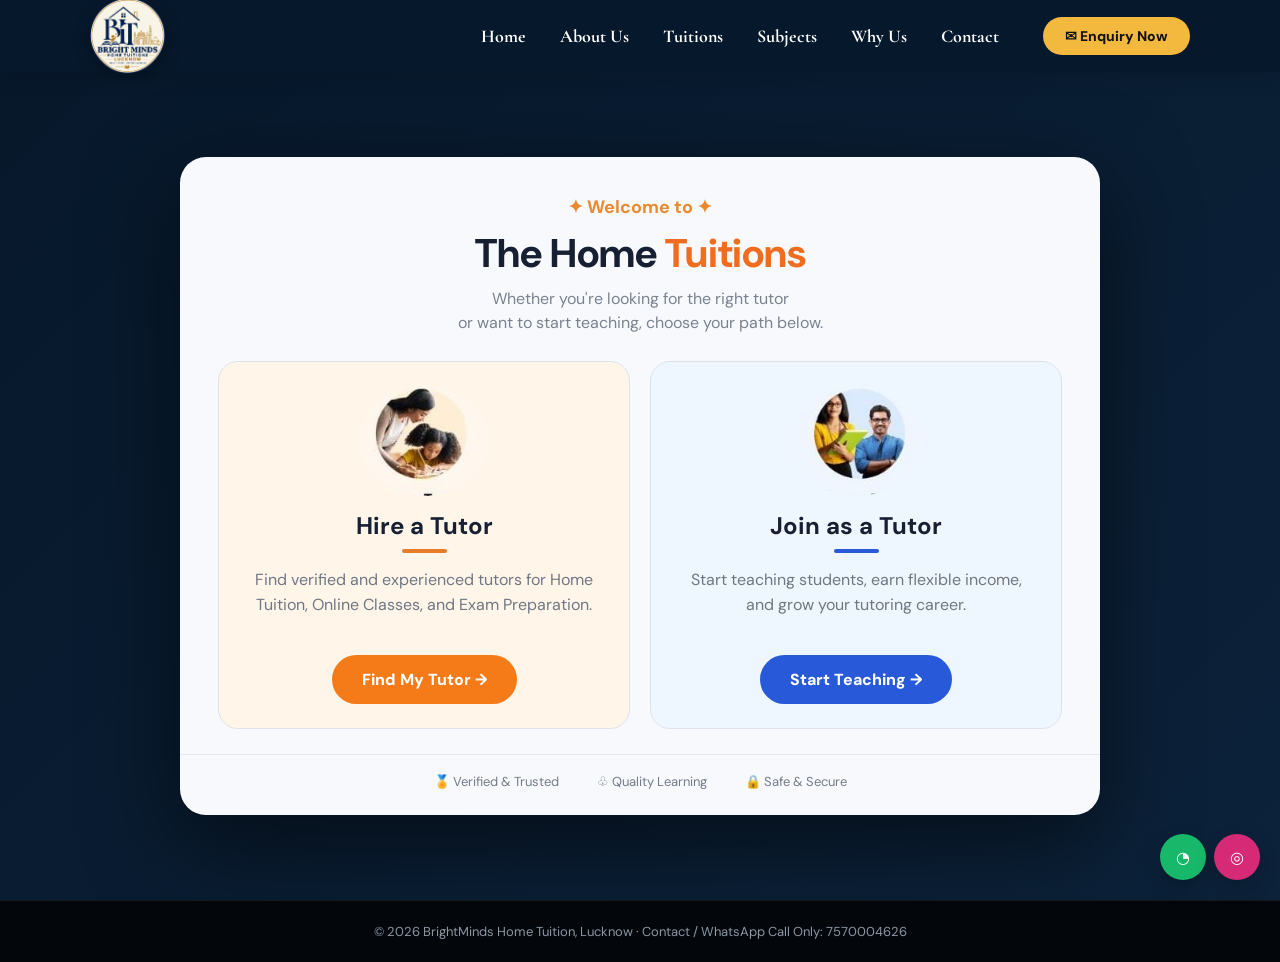
<file: Brightminds/choice.html>
<!doctype html><html lang="en"><head><meta charset="UTF-8"><meta name="viewport" content="width=device-width,initial-scale=1.0"><meta name="description" content="BrightMinds Home Tuition Lucknow - personalized home tuition and academic support."><title>BrightMinds Home Tuition | Lucknow</title><link rel="stylesheet" href="style.css"><script defer src="script.js"></script></head><body><header class="navbar"><a class="brand" href="index.html"><img src="assets/brightminds-logo.png" alt="BrightMinds Home Tuition"></a><button class="mobile-toggle" onclick="toggleMenu()">☰</button><nav class="navlinks"><a href="index.html">Home</a><a href="about.html">About Us</a><a href="choice.html">Tuitions</a><a href="subjects.html">Subjects</a><a href="about.html#why">Why Us</a><a href="contact.html">Contact</a></nav><a class="enquiry" href="find-tutor.html">✉ Enquiry Now</a></header><main class="choice-page"><div class="choice-modal"><div class="choice-head"><div class="welcome">✦ Welcome to ✦</div><h1>The Home <span>Tuitions</span></h1><p>Whether you're looking for the right tutor<br>or want to start teaching, choose your path below.</p></div><div class="choice-grid"><div class="choice-card hire"><img src="assets/hire-tutor.jpg" alt="Hire a tutor"><h2>Hire a Tutor</h2><div class="mini-line"></div><p>Find verified and experienced tutors for Home Tuition, Online Classes, and Exam Preparation.</p><a class="choice-btn hire-btn" href="find-tutor.html">Find My Tutor →</a></div><div class="choice-card join"><img src="assets/join-tutor.jpg" alt="Join as a tutor"><h2>Join as a Tutor</h2><div class="mini-line"></div><p>Start teaching students, earn flexible income, and grow your tutoring career.</p><a class="choice-btn join-btn" href="javascript:openTutorApplication()">Start Teaching →</a></div></div><div class="trust"><span>🏅 Verified & Trusted</span><span>♧ Quality Learning</span><span>🔒 Safe & Secure</span></div></div></main><footer class="footer">© 2026 BrightMinds Home Tuition, Lucknow · Contact / WhatsApp Call Only: 7570004626</footer><div class="social-float"><a class="wa" href="https://wa.me/917570004626" target="_blank" aria-label="WhatsApp">◔</a><a class="ig" href="https://www.instagram.com/bright.minds_hometuition?stkn=OXl5cjUxbWw2N2wz" target="_blank" aria-label="Instagram">◎</a></div></body></html>
</file>
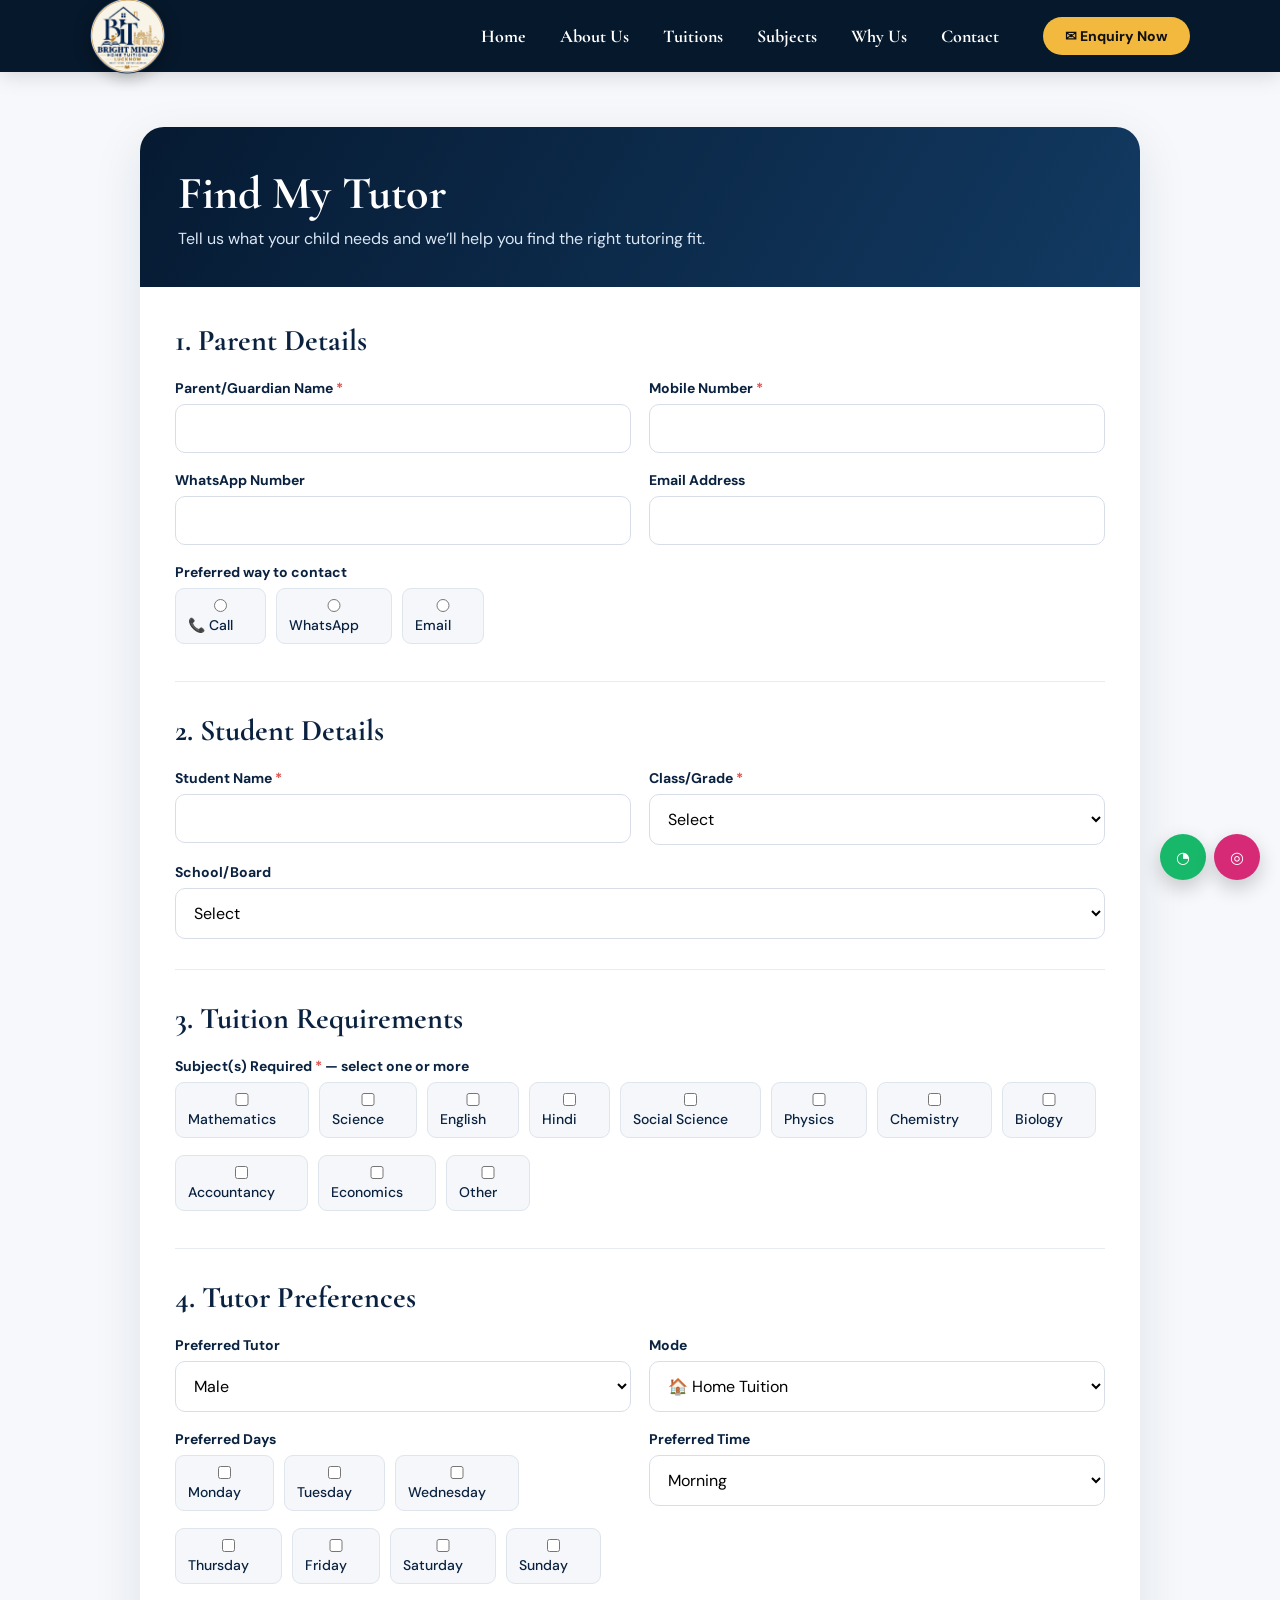
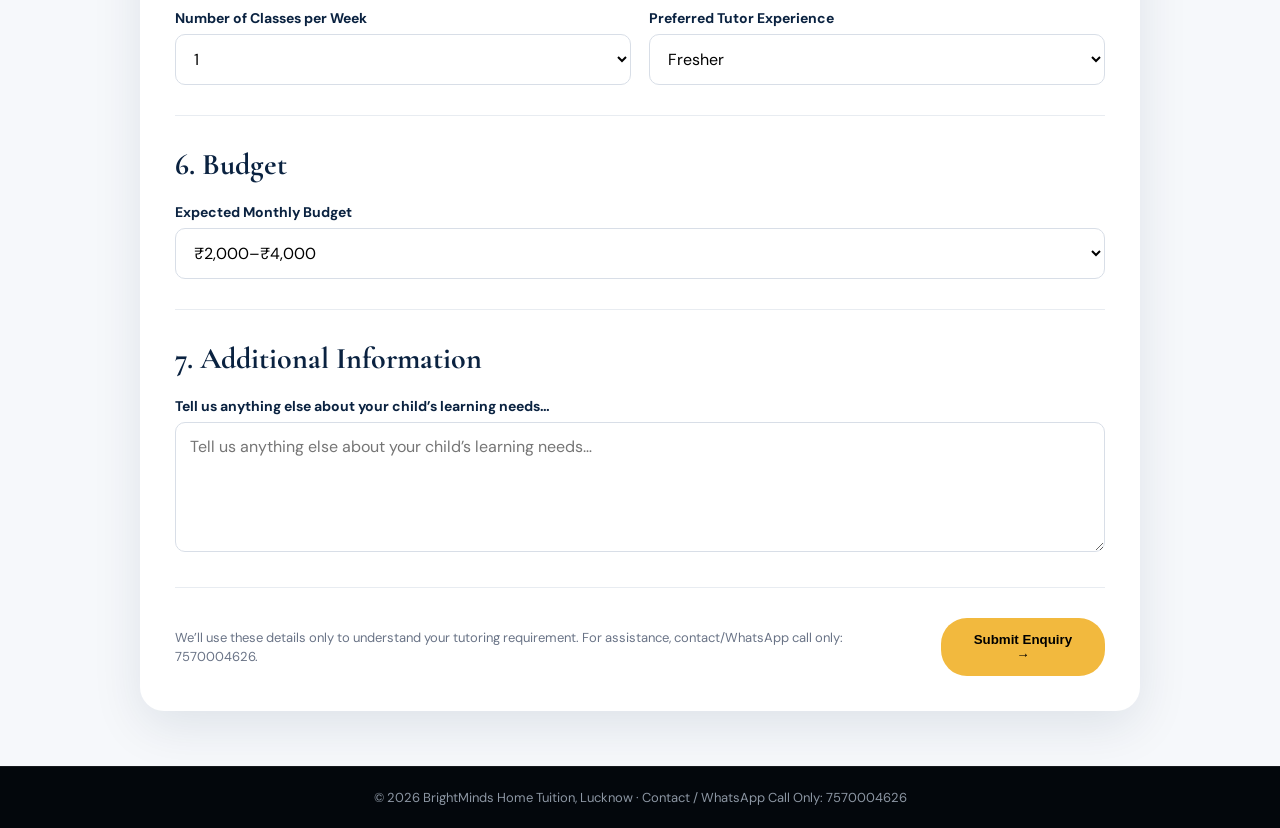
<file: Brightminds/find-tutor.html>
<!doctype html><html lang="en"><head><meta charset="UTF-8"><meta name="viewport" content="width=device-width,initial-scale=1.0"><meta name="description" content="BrightMinds Home Tuition Lucknow - personalized home tuition and academic support."><title>BrightMinds Home Tuition | Lucknow</title><link rel="stylesheet" href="style.css"><script defer src="script.js"></script></head><body><header class="navbar"><a class="brand" href="index.html"><img src="assets/brightminds-logo.png" alt="BrightMinds Home Tuition"></a><button class="mobile-toggle" onclick="toggleMenu()">☰</button><nav class="navlinks"><a href="index.html">Home</a><a href="about.html">About Us</a><a href="choice.html">Tuitions</a><a href="subjects.html">Subjects</a><a href="about.html#why">Why Us</a><a href="contact.html">Contact</a></nav><a class="enquiry" href="find-tutor.html">✉ Enquiry Now</a></header><main class="form-page"><div class="form-wrap"><div class="form-header"><h1>Find My Tutor</h1><p>Tell us what your child needs and we’ll help you find the right tutoring fit.</p></div><form class="form-body" onsubmit="event.preventDefault(); alert('Thank you! Your enquiry has been prepared. Please contact BrightMinds on 7570004626 to confirm your request.'); window.scrollTo(0,0);"><section class="form-section"><h2>1. Parent Details</h2><div class="form-grid"><div class="field"><label>Parent/Guardian Name <span class="required">*</span></label><input required></div><div class="field"><label>Mobile Number <span class="required">*</span></label><input type="tel" required></div><div class="field"><label>WhatsApp Number</label><input type="tel"></div><div class="field"><label>Email Address</label><input type="email"></div><div class="field full"><label>Preferred way to contact</label><div class="options"><label><input type="radio" name="contact">📞 Call</label><label><input type="radio" name="contact">WhatsApp</label><label><input type="radio" name="contact">Email</label></div></div></div></section><section class="form-section"><h2>2. Student Details</h2><div class="form-grid"><div class="field"><label>Student Name <span class="required">*</span></label><input required></div><div class="field"><label>Class/Grade <span class="required">*</span></label><select required><option value="">Select</option><option>Class 1–5</option><option>Class 6–8</option><option>Class 9–10</option><option>Class 11–12</option><option>College/Other</option></select></div><div class="field full"><label>School/Board</label><select><option>Select</option><option>CBSE</option><option>ICSE</option><option>State Board</option><option>IB</option><option>Other</option></select></div></div></section><section class="form-section"><h2>3. Tuition Requirements</h2><div class="field"><label>Subject(s) Required <span class="required">*</span> — select one or more</label><div class="options"><label><input type="checkbox" name="subjects">Mathematics</label><label><input type="checkbox" name="subjects">Science</label><label><input type="checkbox" name="subjects">English</label><label><input type="checkbox" name="subjects">Hindi</label><label><input type="checkbox" name="subjects">Social Science</label><label><input type="checkbox" name="subjects">Physics</label><label><input type="checkbox" name="subjects">Chemistry</label><label><input type="checkbox" name="subjects">Biology</label><label><input type="checkbox" name="subjects">Accountancy</label><label><input type="checkbox" name="subjects">Economics</label><label><input type="checkbox" name="subjects">Other</label></div></div></section><section class="form-section"><h2>4. Tutor Preferences</h2><div class="form-grid"><div class="field"><label>Preferred Tutor</label><select><option>Male</option><option>Female</option><option>No Preference</option></select></div><div class="field"><label>Mode</label><select><option>🏠 Home Tuition</option><option>💻 Online</option><option>Either</option></select></div><div class="field"><label>Preferred Days</label><div class="options"><label><input type="checkbox">Monday</label><label><input type="checkbox">Tuesday</label><label><input type="checkbox">Wednesday</label><label><input type="checkbox">Thursday</label><label><input type="checkbox">Friday</label><label><input type="checkbox">Saturday</label><label><input type="checkbox">Sunday</label></div></div><div class="field"><label>Preferred Time</label><select><option>Morning</option><option>Afternoon</option><option>Evening</option></select></div><div class="field"><label>Number of Classes per Week</label><select><option>1</option><option>2</option><option>3</option><option>4</option><option>5+</option></select></div><div class="field"><label>Preferred Tutor Experience</label><select><option>Fresher</option><option>Experienced</option><option>No Preference</option></select></div></div></section><section class="form-section"><h2>6. Budget</h2><div class="field"><label>Expected Monthly Budget</label><select><option>₹2,000–₹4,000</option><option>₹4,000–₹6,000</option><option>₹6,000–₹10,000</option><option>₹10,000+</option><option>Flexible</option></select></div></section><section class="form-section"><h2>7. Additional Information</h2><div class="field"><label>Tell us anything else about your child’s learning needs…</label><textarea placeholder="Tell us anything else about your child’s learning needs…"></textarea></div></section><div class="submit-row"><p class="notice">We’ll use these details only to understand your tutoring requirement. For assistance, contact/WhatsApp call only: 7570004626.</p><button class="submit" type="submit">Submit Enquiry →</button></div></form></div></main><footer class="footer">© 2026 BrightMinds Home Tuition, Lucknow · Contact / WhatsApp Call Only: 7570004626</footer><div class="social-float"><a class="wa" href="https://wa.me/917570004626" target="_blank" aria-label="WhatsApp">◔</a><a class="ig" href="https://www.instagram.com/bright.minds_hometuition?stkn=OXl5cjUxbWw2N2wz" target="_blank" aria-label="Instagram">◎</a></div></body></html>
</file>
<file: style.css>
@import url('https://fonts.googleapis.com/css2?family=Cormorant+Garamond:wght@500;600;700&family=DM+Sans:wght@400;500;600;700;800&display=swap');
:root{--navy:#061a32;--navy2:#0b2948;--gold:#f2b93e;--gold2:#d49a20;--cream:#fffaf0;--ink:#0a2240;--muted:#667085;--green:#18b86a;--blue:#2859d9}
*{box-sizing:border-box;margin:0;padding:0}html{scroll-behavior:smooth}body{font-family:'DM Sans',Arial,sans-serif;color:var(--ink);background:var(--cream)}a{text-decoration:none;color:inherit}img{max-width:100%;display:block}.serif{font-family:'Cormorant Garamond',Georgia,serif}
.navbar{height:72px;background:#06182b;color:#fff;display:flex;align-items:center;gap:24px;padding:0 7%;position:sticky;top:0;z-index:50;box-shadow:0 4px 20px #0002}.brand{height:72px;display:flex;align-items:center;margin-right:auto}.brand img{width:76px;height:76px;object-fit:contain;filter:drop-shadow(0 4px 8px #0004)}.navlinks{display:flex;align-items:center;gap:34px;font-family:'Cormorant Garamond',Georgia,serif;font-size:18px;font-weight:700}.navlinks a{padding:24px 0;position:relative}.navlinks a.active,.navlinks a:hover{color:var(--gold)}.navlinks a.active:after{content:'';position:absolute;left:0;right:0;bottom:15px;height:2px;background:var(--gold)}.enquiry{margin-left:20px;background:var(--gold);color:#111;padding:10px 22px;border-radius:24px;font-weight:800;font-size:14px;display:flex;gap:9px;align-items:center}.enquiry:hover{filter:brightness(1.08)}
.hero{min-height:calc(100vh - 72px);background:radial-gradient(circle at 82% 25%,#15385e 0,#06182b 45%,#03111f 100%);color:#fff;position:relative;overflow:hidden}.hero:before{content:'';position:absolute;inset:0;background:linear-gradient(135deg,#fff0 45%,#f2b93e11 45%,#f2b93e00 65%)}.hero-grid{width:86%;max-width:1400px;margin:auto;min-height:calc(100vh - 72px);display:grid;grid-template-columns:42% 58%;align-items:center;position:relative;z-index:1}.hero-copy{padding:60px 0}.eyebrow{color:var(--gold);letter-spacing:5px;font-weight:800;font-size:14px;margin-bottom:14px}.hero h1{font-family:'Cormorant Garamond',Georgia,serif;font-size:clamp(52px,6vw,88px);line-height:.88;text-transform:uppercase;letter-spacing:1px}.hero h1 span{color:var(--gold)}.tagline{font-family:'Cormorant Garamond',Georgia,serif;font-style:italic;font-weight:700;font-size:26px;margin-top:20px}.tagline:before,.tagline:after{content:'—';color:var(--gold);margin:0 12px}.hero-desc{font-family:'Cormorant Garamond',Georgia,serif;font-size:19px;line-height:1.35;max-width:530px;margin-top:18px;color:#f5f2e9}.gold-btn{display:inline-flex;align-items:center;gap:12px;background:var(--gold);color:#111;font-weight:800;padding:13px 25px;border-radius:28px;margin-top:24px}.gold-btn:hover{transform:translateY(-2px);filter:brightness(1.06)}.hero-art{height:100%;display:flex;align-items:center;justify-content:center;position:relative}.hero-photo{width:90%;max-height:560px;object-fit:cover;border-radius:47% 18% 46% 20%;border:7px solid var(--gold);box-shadow:0 0 0 12px #09213a,0 20px 50px #0007;transform:rotate(-2deg)}.learn{position:absolute;right:0;top:12%;font-family:'Cormorant Garamond',Georgia,serif;color:var(--gold);font-style:italic;font-size:34px;line-height:.9;transform:rotate(-7deg);text-align:center}.class-badge{position:absolute;right:0;bottom:24%;background:var(--gold);color:#111;font-family:'Cormorant Garamond',Georgia,serif;font-weight:800;font-size:20px;padding:9px 24px;transform:rotate(-8deg);clip-path:polygon(5% 15%,100% 0,94% 100%,0 82%)}.hero-side{position:absolute;right:3%;bottom:7%;z-index:3}.wa-box{background:#0b4a32;border:2px solid #36e889;border-radius:20px;color:#fff;padding:11px 18px;display:flex;align-items:center;gap:12px;box-shadow:0 0 20px #18b86a55}.wa-icon{width:40px;height:40px;border-radius:50%;display:grid;place-items:center;background:#fff;color:#18b86a}.wa-box strong{font-size:16px}.wa-channel{margin-top:8px;border:2px solid var(--gold);border-radius:20px;padding:9px 17px;color:#fff;display:flex;align-items:center;justify-content:center;gap:8px;background:#06182bcc}.social-float{position:fixed;right:20px;bottom:20px;z-index:80;display:flex;gap:8px}.social-float a{width:46px;height:46px;border-radius:50%;display:grid;place-items:center;color:#fff;box-shadow:0 8px 20px #0003}.ig{background:#d62976}.wa{background:#18b86a}
.features{background:#071b30;color:#fff;border-top:1px solid #f2b93e44;padding:24px 8%;display:grid;grid-template-columns:repeat(4,1fr);gap:15px}.feature{display:flex;align-items:center;gap:12px;justify-content:center;border-right:1px solid #f2b93e66}.feature:last-child{border:0}.feature .circle{width:44px;height:44px;border:2px solid var(--gold);border-radius:50%;display:grid;place-items:center;color:var(--gold);font-size:20px}.feature p{font-family:'Cormorant Garamond',Georgia,serif;font-size:17px}
.about{min-height:calc(100vh - 72px);padding:80px 8%;background:radial-gradient(circle at 0 50%,#efe1c2 0,transparent 23%),var(--cream);position:relative;overflow:hidden}.about:after{content:'';position:absolute;right:-180px;bottom:-180px;width:500px;height:500px;border-radius:50%;border:70px solid #ead9b5;opacity:.45}.about-grid{max-width:1300px;margin:auto;display:grid;grid-template-columns:48% 52%;gap:50px;align-items:center;position:relative;z-index:1}.section-kicker{letter-spacing:4px;color:var(--gold2);font-weight:800;font-size:13px}.section-title{font-family:'Cormorant Garamond',Georgia,serif;font-size:clamp(44px,5vw,68px);line-height:.95;color:var(--ink);margin:12px 0}.gold-sub{font-family:'Cormorant Garamond',Georgia,serif;color:#a86d0d;font-size:25px;font-weight:700;font-style:italic}.about-copy p{font-size:17px;line-height:1.65;margin-top:22px;max-width:620px}.about-points{display:grid;grid-template-columns:repeat(4,1fr);gap:12px;margin-top:35px}.point{text-align:center;border-right:1px solid #d49a20}.point:last-child{border:0}.point .circle{margin:auto auto 10px;width:42px;height:42px;border-radius:50%;background:var(--gold);display:grid;place-items:center}.gallery{display:grid;grid-template-columns:1.4fr 1fr;grid-template-rows:1fr 1fr;gap:10px}.gallery img{width:100%;height:100%;object-fit:cover;border:5px solid var(--gold);border-radius:26px}.gallery .main{grid-row:1/3}.quote{font-family:'Cormorant Garamond',Georgia,serif;font-style:italic;font-weight:700;font-size:26px;text-align:center;margin-top:14px}.quote-line{height:3px;background:var(--gold);width:160px;margin:8px auto}
.choice-page{min-height:calc(100vh - 72px);background:linear-gradient(135deg,#07182b,#0c223a);display:flex;align-items:center;justify-content:center;padding:50px 20px;position:relative;overflow:hidden}.choice-modal{width:min(920px,100%);background:#f7f9fd;color:#172033;border-radius:26px;box-shadow:0 30px 90px #0008;padding:38px 38px 25px;position:relative}.choice-head{text-align:center}.choice-head .welcome{font-weight:700;color:#e98a31;font-size:18px}.choice-head h1{font-size:40px;margin:8px 0 8px}.choice-head h1 span{color:#f06d20}.choice-head p{color:#7a8290;line-height:1.5}.choice-grid{display:grid;grid-template-columns:1fr 1fr;gap:20px;margin-top:26px}.choice-card{padding:24px;border-radius:20px;border:1px solid #dce3ec;text-align:center}.choice-card.hire{background:#fff5e9}.choice-card.join{background:#eef6ff}.choice-card img{width:130px;height:110px;object-fit:cover;border-radius:50%;margin:auto}.choice-card h2{font-size:24px;margin:14px 0 8px}.mini-line{height:4px;width:45px;margin:0 auto 15px;border-radius:5px;background:#e77d2b}.join .mini-line{background:#2859d9}.choice-card p{color:#6f7784;line-height:1.55;min-height:72px}.choice-btn{display:inline-flex;align-items:center;gap:9px;margin-top:15px;padding:14px 30px;border-radius:28px;color:#fff;font-weight:800}.hire-btn{background:#f57b19}.join-btn{background:#2859d9}.trust{border-top:1px solid #e4e8ee;margin:25px -38px 0;padding-top:18px;display:flex;justify-content:center;gap:38px;color:#737c89;font-size:13px}.trust span{display:flex;gap:7px;align-items:center}
.form-page{background:#f6f8fb;min-height:calc(100vh - 72px);padding:55px 20px}.form-wrap{max-width:1000px;margin:auto;background:#fff;border-radius:24px;box-shadow:0 15px 50px #0b23401a;overflow:hidden}.form-header{background:linear-gradient(120deg,#061a32,#123a62);color:#fff;padding:38px}.form-header h1{font-family:'Cormorant Garamond',Georgia,serif;font-size:46px}.form-header p{margin-top:7px;color:#dbe7f5}.form-body{padding:35px}.form-section{padding:0 0 30px;margin-bottom:30px;border-bottom:1px solid #e8ecf1}.form-section:last-child{border:0;margin:0}.form-section h2{font-family:'Cormorant Garamond',Georgia,serif;color:var(--ink);font-size:30px;margin-bottom:20px}.form-grid{display:grid;grid-template-columns:repeat(2,1fr);gap:18px}.field label{display:block;font-weight:700;font-size:14px;margin-bottom:7px}.required{color:#e24d4d}.field input,.field select,.field textarea{width:100%;padding:13px 14px;border:1px solid #d8dee7;border-radius:10px;font:inherit;background:#fff}.field textarea{min-height:130px;resize:vertical}.options{display:flex;flex-wrap:wrap;gap:10px}.options label{font-weight:500;background:#f5f7fa;border:1px solid #dfe5ec;border-radius:9px;padding:9px 12px;cursor:pointer}.options input{margin-right:7px}.full{grid-column:1/-1}.submit-row{display:flex;align-items:center;justify-content:space-between;gap:20px}.submit{border:0;background:var(--gold);padding:14px 25px;border-radius:26px;font-weight:800;cursor:pointer}.notice{color:#697386;font-size:13px;line-height:1.5}
.contact-page{background:#050d16;color:#fff;min-height:calc(100vh - 72px);padding:90px 7%;text-align:center}.contact-page .section-title{color:#f2b93e}.contact-number{font-size:42px;font-weight:800;letter-spacing:2px;margin:20px}.contact-label{color:#bdc6d1;font-size:17px}.contact-actions{display:flex;justify-content:center;flex-wrap:wrap;gap:14px;margin-top:28px}.contact-btn{padding:14px 23px;border-radius:10px;font-weight:800;display:flex;gap:10px;align-items:center}.contact-wa{background:#18b86a}.contact-call{background:#f2b93e;color:#111}.contact-channel{background:#152c4c;border:1px solid #3d5d8b}.contact-instagram{background:#d62976}.footer{background:#03070c;color:#8c96a3;padding:22px;text-align:center;font-size:13px;border-top:1px solid #ffffff12}.mobile-toggle{display:none;color:#fff;font-size:25px;background:none;border:0}
@media(max-width:950px){.navlinks{display:none}.mobile-toggle{display:block}.navbar{padding:0 5%}.hero-grid,.about-grid{grid-template-columns:1fr}.hero{min-height:auto}.hero-grid{padding:40px 0}.hero-art{min-height:480px}.hero-side{right:4%;bottom:3%}.features{grid-template-columns:1fr 1fr}.feature:nth-child(2){border:0}.about-points{grid-template-columns:1fr 1fr}.gallery{margin-top:20px}.navlinks.open{display:flex;position:absolute;top:72px;left:0;right:0;background:#06182b;flex-direction:column;gap:0}.navlinks.open a{padding:15px 25px;width:100%;text-align:center}.navlinks.open a.active:after{display:none}.enquiry{display:none}}
@media(max-width:650px){.hero h1{font-size:48px}.tagline{font-size:20px}.hero-photo{width:94%;height:390px}.learn{font-size:25px;right:3%}.class-badge{font-size:15px}.features{grid-template-columns:1fr}.feature{border:0!important}.choice-modal{padding:25px 18px}.choice-grid{grid-template-columns:1fr}.trust{margin:25px -18px 0;gap:12px;flex-wrap:wrap}.form-grid{grid-template-columns:1fr}.form-body{padding:22px}.form-header{padding:28px 22px}.form-header h1{font-size:38px}.contact-number{font-size:32px}}

/* SUBJECTS PAGE */
.subjects-page{min-height:calc(100vh - 72px);padding:80px 7%;background:radial-gradient(circle at 10% 10%,#f3e4c7 0,transparent 24%),var(--cream)}
.subjects-hero{text-align:center;max-width:820px;margin:0 auto 45px}
.subjects-hero .section-title{margin:8px 0 12px}
.subjects-hero>p{font-size:17px;line-height:1.75;color:#536176}
.subject-groups{max-width:1250px;margin:auto;display:grid;grid-template-columns:repeat(3,1fr);gap:22px}
.subject-card{background:#fffdf7;border:1px solid #e5c778;border-radius:18px;padding:28px 24px;box-shadow:0 10px 28px #0b294814;transition:transform .25s ease,box-shadow .25s ease}
.subject-card:hover{transform:translateY(-5px);box-shadow:0 16px 34px #0b294826}
.subject-icon{width:52px;height:52px;border-radius:50%;display:grid;place-items:center;background:#fff0c9;border:2px solid var(--gold);color:var(--navy);font-weight:800;font-size:24px;margin-bottom:15px}
.subject-card h2{font-family:'Cormorant Garamond',Georgia,serif;font-size:29px;color:var(--navy);margin-bottom:8px}
.subject-card p{color:#647083;line-height:1.65;font-size:15px;min-height:74px}
.subject-card span{display:inline-block;margin-top:15px;color:#a66f09;font-weight:800;font-size:13px;letter-spacing:.5px}
.subjects-cta{max-width:900px;margin:55px auto 0;text-align:center;padding:38px 25px;background:#071b30;color:#fff;border-radius:22px;border:1px solid #f2b93e66}
.subjects-cta h2{font-family:'Cormorant Garamond',Georgia,serif;font-size:36px}
.subjects-cta p{margin:8px 0 3px;color:#cdd5df}
.field input[type="file"]{padding:10px;background:#fff;border:1px dashed #c8a04d;cursor:pointer}
.field-help{display:block;margin-top:6px;color:#7b8492;font-size:12px}
@media(max-width:900px){.subject-groups{grid-template-columns:repeat(2,1fr)}}
@media(max-width:600px){.subject-groups{grid-template-columns:1fr}.subjects-page{padding:55px 5%}.subject-card p{min-height:auto}}
</file>
<file: Brightminds/style.css>
@import url('https://fonts.googleapis.com/css2?family=Cormorant+Garamond:wght@500;600;700&family=DM+Sans:wght@400;500;600;700;800&display=swap');
:root{--navy:#061a32;--navy2:#0b2948;--gold:#f2b93e;--gold2:#d49a20;--cream:#fffaf0;--ink:#0a2240;--muted:#667085;--green:#18b86a;--blue:#2859d9}
*{box-sizing:border-box;margin:0;padding:0}html{scroll-behavior:smooth}body{font-family:'DM Sans',Arial,sans-serif;color:var(--ink);background:var(--cream)}a{text-decoration:none;color:inherit}img{max-width:100%;display:block}.serif{font-family:'Cormorant Garamond',Georgia,serif}
.navbar{height:72px;background:#06182b;color:#fff;display:flex;align-items:center;gap:24px;padding:0 7%;position:sticky;top:0;z-index:50;box-shadow:0 4px 20px #0002}.brand{height:72px;display:flex;align-items:center;margin-right:auto}.brand img{width:76px;height:76px;object-fit:contain;filter:drop-shadow(0 4px 8px #0004)}.navlinks{display:flex;align-items:center;gap:34px;font-family:'Cormorant Garamond',Georgia,serif;font-size:18px;font-weight:700}.navlinks a{padding:24px 0;position:relative}.navlinks a.active,.navlinks a:hover{color:var(--gold)}.navlinks a.active:after{content:'';position:absolute;left:0;right:0;bottom:15px;height:2px;background:var(--gold)}.enquiry{margin-left:20px;background:var(--gold);color:#111;padding:10px 22px;border-radius:24px;font-weight:800;font-size:14px;display:flex;gap:9px;align-items:center}.enquiry:hover{filter:brightness(1.08)}
.hero{min-height:calc(100vh - 72px);background:radial-gradient(circle at 82% 25%,#15385e 0,#06182b 45%,#03111f 100%);color:#fff;position:relative;overflow:hidden}.hero:before{content:'';position:absolute;inset:0;background:linear-gradient(135deg,#fff0 45%,#f2b93e11 45%,#f2b93e00 65%)}.hero-grid{width:86%;max-width:1400px;margin:auto;min-height:calc(100vh - 72px);display:grid;grid-template-columns:42% 58%;align-items:center;position:relative;z-index:1}.hero-copy{padding:60px 0}.eyebrow{color:var(--gold);letter-spacing:5px;font-weight:800;font-size:14px;margin-bottom:14px}.hero h1{font-family:'Cormorant Garamond',Georgia,serif;font-size:clamp(52px,6vw,88px);line-height:.88;text-transform:uppercase;letter-spacing:1px}.hero h1 span{color:var(--gold)}.tagline{font-family:'Cormorant Garamond',Georgia,serif;font-style:italic;font-weight:700;font-size:26px;margin-top:20px}.tagline:before,.tagline:after{content:'—';color:var(--gold);margin:0 12px}.hero-desc{font-family:'Cormorant Garamond',Georgia,serif;font-size:19px;line-height:1.35;max-width:530px;margin-top:18px;color:#f5f2e9}.gold-btn{display:inline-flex;align-items:center;gap:12px;background:var(--gold);color:#111;font-weight:800;padding:13px 25px;border-radius:28px;margin-top:24px}.gold-btn:hover{transform:translateY(-2px);filter:brightness(1.06)}.hero-art{height:100%;display:flex;align-items:center;justify-content:center;position:relative}.hero-photo{width:90%;max-height:560px;object-fit:cover;border-radius:47% 18% 46% 20%;border:7px solid var(--gold);box-shadow:0 0 0 12px #09213a,0 20px 50px #0007;transform:rotate(-2deg)}.learn{position:absolute;right:0;top:12%;font-family:'Cormorant Garamond',Georgia,serif;color:var(--gold);font-style:italic;font-size:34px;line-height:.9;transform:rotate(-7deg);text-align:center}.class-badge{position:absolute;right:0;bottom:24%;background:var(--gold);color:#111;font-family:'Cormorant Garamond',Georgia,serif;font-weight:800;font-size:20px;padding:9px 24px;transform:rotate(-8deg);clip-path:polygon(5% 15%,100% 0,94% 100%,0 82%)}.hero-side{position:absolute;right:3%;bottom:7%;z-index:3}.wa-box{background:#0b4a32;border:2px solid #36e889;border-radius:20px;color:#fff;padding:11px 18px;display:flex;align-items:center;gap:12px;box-shadow:0 0 20px #18b86a55}.wa-icon{width:40px;height:40px;border-radius:50%;display:grid;place-items:center;background:#fff;color:#18b86a}.wa-box strong{font-size:16px}.wa-channel{margin-top:8px;border:2px solid var(--gold);border-radius:20px;padding:9px 17px;color:#fff;display:flex;align-items:center;justify-content:center;gap:8px;background:#06182bcc}.social-float{position:fixed;right:20px;bottom:20px;z-index:80;display:flex;gap:8px}.social-float a{width:46px;height:46px;border-radius:50%;display:grid;place-items:center;color:#fff;box-shadow:0 8px 20px #0003}.ig{background:#d62976}.wa{background:#18b86a}
.features{background:#071b30;color:#fff;border-top:1px solid #f2b93e44;padding:24px 8%;display:grid;grid-template-columns:repeat(4,1fr);gap:15px}.feature{display:flex;align-items:center;gap:12px;justify-content:center;border-right:1px solid #f2b93e66}.feature:last-child{border:0}.feature .circle{width:44px;height:44px;border:2px solid var(--gold);border-radius:50%;display:grid;place-items:center;color:var(--gold);font-size:20px}.feature p{font-family:'Cormorant Garamond',Georgia,serif;font-size:17px}
.about{min-height:calc(100vh - 72px);padding:80px 8%;background:radial-gradient(circle at 0 50%,#efe1c2 0,transparent 23%),var(--cream);position:relative;overflow:hidden}.about:after{content:'';position:absolute;right:-180px;bottom:-180px;width:500px;height:500px;border-radius:50%;border:70px solid #ead9b5;opacity:.45}.about-grid{max-width:1300px;margin:auto;display:grid;grid-template-columns:48% 52%;gap:50px;align-items:center;position:relative;z-index:1}.section-kicker{letter-spacing:4px;color:var(--gold2);font-weight:800;font-size:13px}.section-title{font-family:'Cormorant Garamond',Georgia,serif;font-size:clamp(44px,5vw,68px);line-height:.95;color:var(--ink);margin:12px 0}.gold-sub{font-family:'Cormorant Garamond',Georgia,serif;color:#a86d0d;font-size:25px;font-weight:700;font-style:italic}.about-copy p{font-size:17px;line-height:1.65;margin-top:22px;max-width:620px}.about-points{display:grid;grid-template-columns:repeat(4,1fr);gap:12px;margin-top:35px}.point{text-align:center;border-right:1px solid #d49a20}.point:last-child{border:0}.point .circle{margin:auto auto 10px;width:42px;height:42px;border-radius:50%;background:var(--gold);display:grid;place-items:center}.gallery{display:grid;grid-template-columns:1.4fr 1fr;grid-template-rows:1fr 1fr;gap:10px}.gallery img{width:100%;height:100%;object-fit:cover;border:5px solid var(--gold);border-radius:26px}.gallery .main{grid-row:1/3}.quote{font-family:'Cormorant Garamond',Georgia,serif;font-style:italic;font-weight:700;font-size:26px;text-align:center;margin-top:14px}.quote-line{height:3px;background:var(--gold);width:160px;margin:8px auto}
.choice-page{min-height:calc(100vh - 72px);background:linear-gradient(135deg,#07182b,#0c223a);display:flex;align-items:center;justify-content:center;padding:50px 20px;position:relative;overflow:hidden}.choice-modal{width:min(920px,100%);background:#f7f9fd;color:#172033;border-radius:26px;box-shadow:0 30px 90px #0008;padding:38px 38px 25px;position:relative}.choice-head{text-align:center}.choice-head .welcome{font-weight:700;color:#e98a31;font-size:18px}.choice-head h1{font-size:40px;margin:8px 0 8px}.choice-head h1 span{color:#f06d20}.choice-head p{color:#7a8290;line-height:1.5}.choice-grid{display:grid;grid-template-columns:1fr 1fr;gap:20px;margin-top:26px}.choice-card{padding:24px;border-radius:20px;border:1px solid #dce3ec;text-align:center}.choice-card.hire{background:#fff5e9}.choice-card.join{background:#eef6ff}.choice-card img{width:130px;height:110px;object-fit:cover;border-radius:50%;margin:auto}.choice-card h2{font-size:24px;margin:14px 0 8px}.mini-line{height:4px;width:45px;margin:0 auto 15px;border-radius:5px;background:#e77d2b}.join .mini-line{background:#2859d9}.choice-card p{color:#6f7784;line-height:1.55;min-height:72px}.choice-btn{display:inline-flex;align-items:center;gap:9px;margin-top:15px;padding:14px 30px;border-radius:28px;color:#fff;font-weight:800}.hire-btn{background:#f57b19}.join-btn{background:#2859d9}.trust{border-top:1px solid #e4e8ee;margin:25px -38px 0;padding-top:18px;display:flex;justify-content:center;gap:38px;color:#737c89;font-size:13px}.trust span{display:flex;gap:7px;align-items:center}
.form-page{background:#f6f8fb;min-height:calc(100vh - 72px);padding:55px 20px}.form-wrap{max-width:1000px;margin:auto;background:#fff;border-radius:24px;box-shadow:0 15px 50px #0b23401a;overflow:hidden}.form-header{background:linear-gradient(120deg,#061a32,#123a62);color:#fff;padding:38px}.form-header h1{font-family:'Cormorant Garamond',Georgia,serif;font-size:46px}.form-header p{margin-top:7px;color:#dbe7f5}.form-body{padding:35px}.form-section{padding:0 0 30px;margin-bottom:30px;border-bottom:1px solid #e8ecf1}.form-section:last-child{border:0;margin:0}.form-section h2{font-family:'Cormorant Garamond',Georgia,serif;color:var(--ink);font-size:30px;margin-bottom:20px}.form-grid{display:grid;grid-template-columns:repeat(2,1fr);gap:18px}.field label{display:block;font-weight:700;font-size:14px;margin-bottom:7px}.required{color:#e24d4d}.field input,.field select,.field textarea{width:100%;padding:13px 14px;border:1px solid #d8dee7;border-radius:10px;font:inherit;background:#fff}.field textarea{min-height:130px;resize:vertical}.options{display:flex;flex-wrap:wrap;gap:10px}.options label{font-weight:500;background:#f5f7fa;border:1px solid #dfe5ec;border-radius:9px;padding:9px 12px;cursor:pointer}.options input{margin-right:7px}.full{grid-column:1/-1}.submit-row{display:flex;align-items:center;justify-content:space-between;gap:20px}.submit{border:0;background:var(--gold);padding:14px 25px;border-radius:26px;font-weight:800;cursor:pointer}.notice{color:#697386;font-size:13px;line-height:1.5}
.contact-page{background:#050d16;color:#fff;min-height:calc(100vh - 72px);padding:90px 7%;text-align:center}.contact-page .section-title{color:#f2b93e}.contact-number{font-size:42px;font-weight:800;letter-spacing:2px;margin:20px}.contact-label{color:#bdc6d1;font-size:17px}.contact-actions{display:flex;justify-content:center;flex-wrap:wrap;gap:14px;margin-top:28px}.contact-btn{padding:14px 23px;border-radius:10px;font-weight:800;display:flex;gap:10px;align-items:center}.contact-wa{background:#18b86a}.contact-call{background:#f2b93e;color:#111}.contact-channel{background:#152c4c;border:1px solid #3d5d8b}.contact-instagram{background:#d62976}.footer{background:#03070c;color:#8c96a3;padding:22px;text-align:center;font-size:13px;border-top:1px solid #ffffff12}.mobile-toggle{display:none;color:#fff;font-size:25px;background:none;border:0}
@media(max-width:950px){.navlinks{display:none}.mobile-toggle{display:block}.navbar{padding:0 5%}.hero-grid,.about-grid{grid-template-columns:1fr}.hero{min-height:auto}.hero-grid{padding:40px 0}.hero-art{min-height:480px}.hero-side{right:4%;bottom:3%}.features{grid-template-columns:1fr 1fr}.feature:nth-child(2){border:0}.about-points{grid-template-columns:1fr 1fr}.gallery{margin-top:20px}.navlinks.open{display:flex;position:absolute;top:72px;left:0;right:0;background:#06182b;flex-direction:column;gap:0}.navlinks.open a{padding:15px 25px;width:100%;text-align:center}.navlinks.open a.active:after{display:none}.enquiry{display:none}}
@media(max-width:650px){.hero h1{font-size:48px}.tagline{font-size:20px}.hero-photo{width:94%;height:390px}.learn{font-size:25px;right:3%}.class-badge{font-size:15px}.features{grid-template-columns:1fr}.feature{border:0!important}.choice-modal{padding:25px 18px}.choice-grid{grid-template-columns:1fr}.trust{margin:25px -18px 0;gap:12px;flex-wrap:wrap}.form-grid{grid-template-columns:1fr}.form-body{padding:22px}.form-header{padding:28px 22px}.form-header h1{font-size:38px}.contact-number{font-size:32px}}

/* SUBJECTS PAGE */
.subjects-page{min-height:calc(100vh - 72px);padding:80px 7%;background:radial-gradient(circle at 10% 10%,#f3e4c7 0,transparent 24%),var(--cream)}
.subjects-hero{text-align:center;max-width:820px;margin:0 auto 45px}
.subjects-hero .section-title{margin:8px 0 12px}
.subjects-hero>p{font-size:17px;line-height:1.75;color:#536176}
.subject-groups{max-width:1250px;margin:auto;display:grid;grid-template-columns:repeat(3,1fr);gap:22px}
.subject-card{background:#fffdf7;border:1px solid #e5c778;border-radius:18px;padding:28px 24px;box-shadow:0 10px 28px #0b294814;transition:transform .25s ease,box-shadow .25s ease}
.subject-card:hover{transform:translateY(-5px);box-shadow:0 16px 34px #0b294826}
.subject-icon{width:52px;height:52px;border-radius:50%;display:grid;place-items:center;background:#fff0c9;border:2px solid var(--gold);color:var(--navy);font-weight:800;font-size:24px;margin-bottom:15px}
.subject-card h2{font-family:'Cormorant Garamond',Georgia,serif;font-size:29px;color:var(--navy);margin-bottom:8px}
.subject-card p{color:#647083;line-height:1.65;font-size:15px;min-height:74px}
.subject-card span{display:inline-block;margin-top:15px;color:#a66f09;font-weight:800;font-size:13px;letter-spacing:.5px}
.subjects-cta{max-width:900px;margin:55px auto 0;text-align:center;padding:38px 25px;background:#071b30;color:#fff;border-radius:22px;border:1px solid #f2b93e66}
.subjects-cta h2{font-family:'Cormorant Garamond',Georgia,serif;font-size:36px}
.subjects-cta p{margin:8px 0 3px;color:#cdd5df}
.field input[type="file"]{padding:10px;background:#fff;border:1px dashed #c8a04d;cursor:pointer}
.field-help{display:block;margin-top:6px;color:#7b8492;font-size:12px}
@media(max-width:900px){.subject-groups{grid-template-columns:repeat(2,1fr)}}
@media(max-width:600px){.subject-groups{grid-template-columns:1fr}.subjects-page{padding:55px 5%}.subject-card p{min-height:auto}}
</file>
